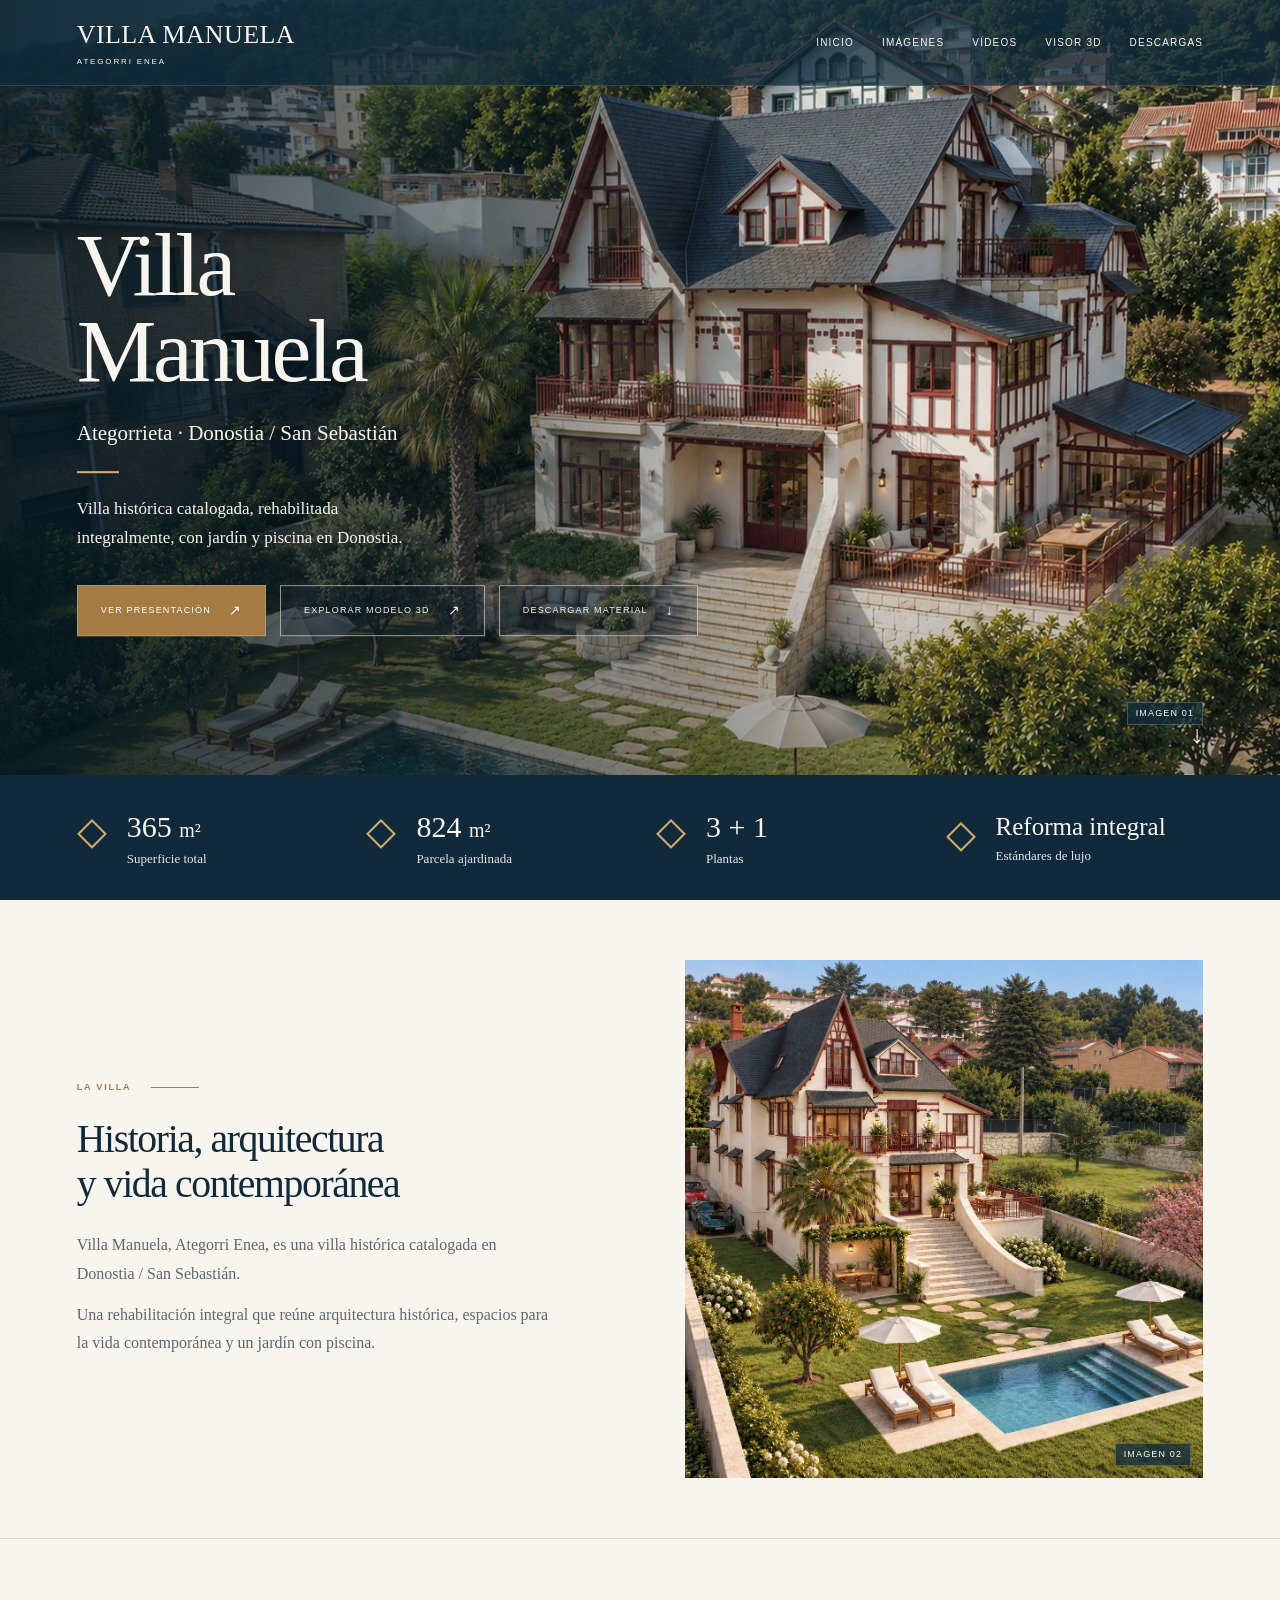
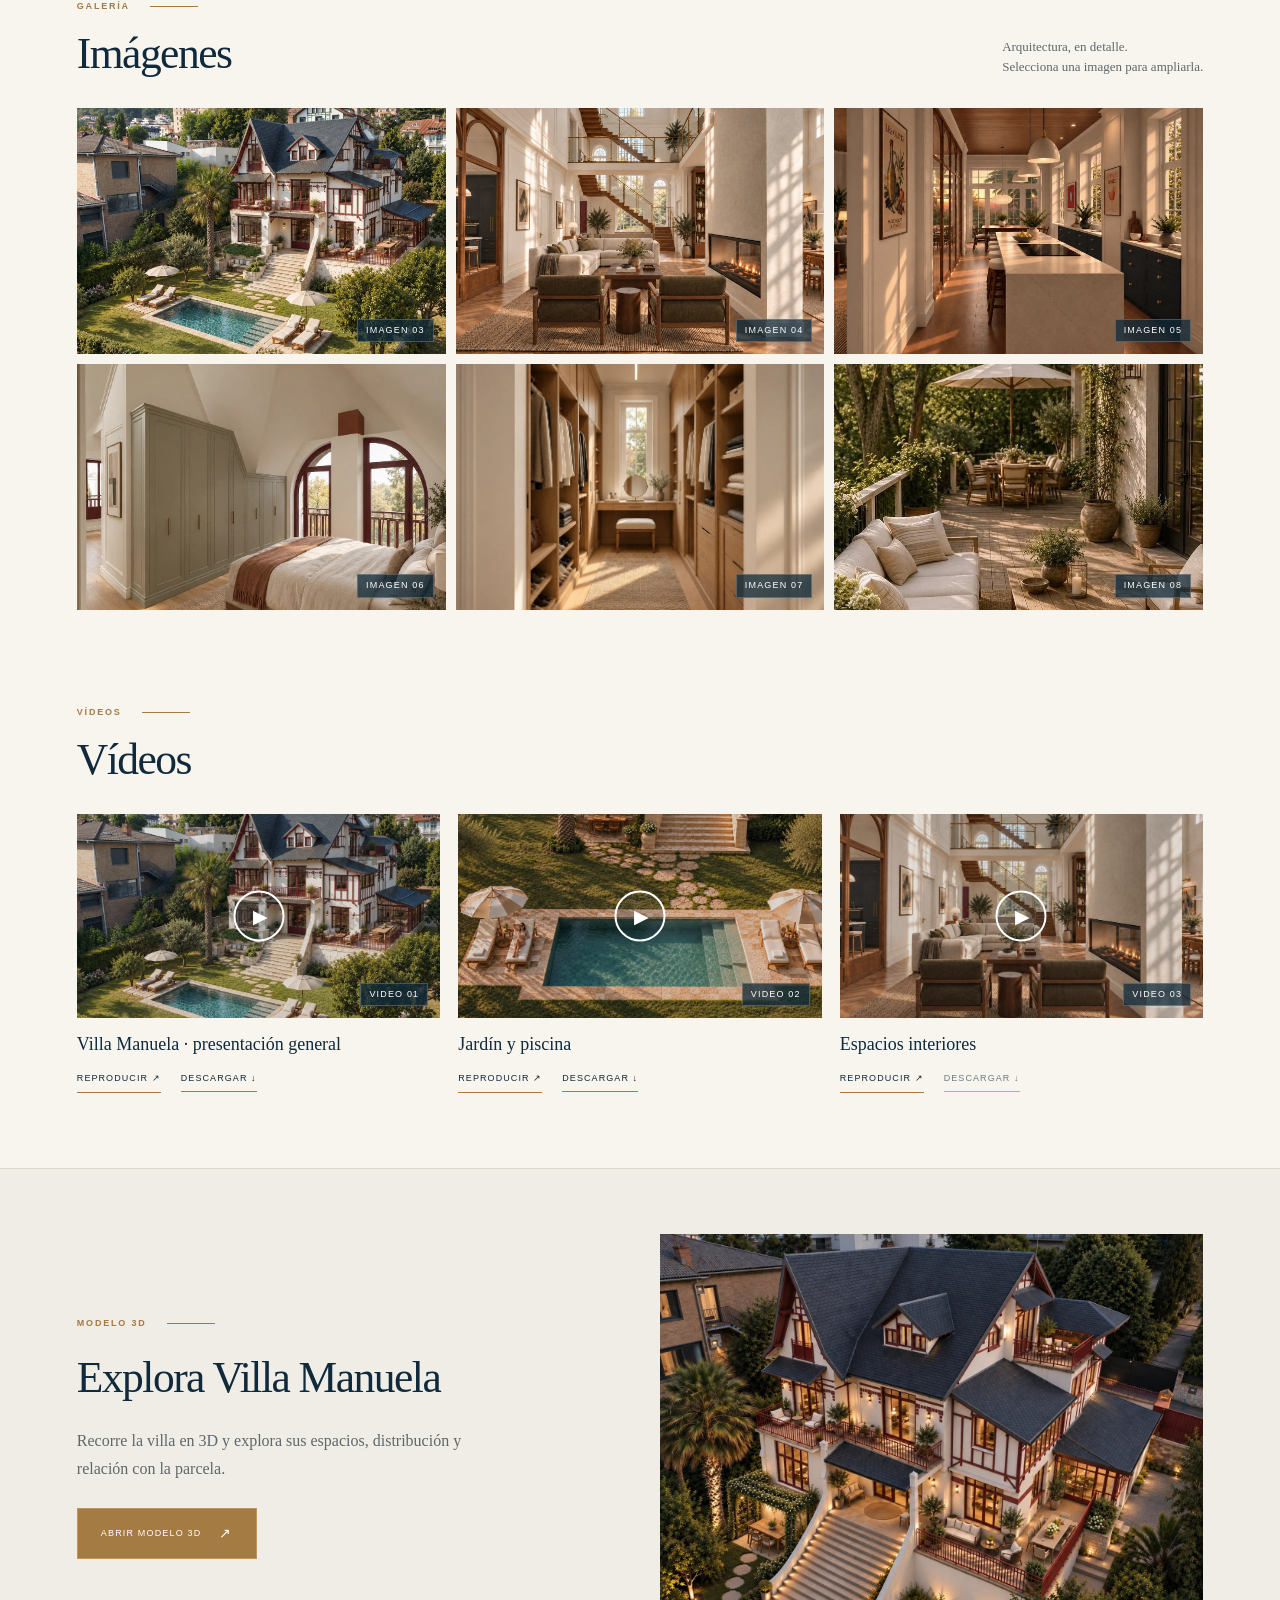
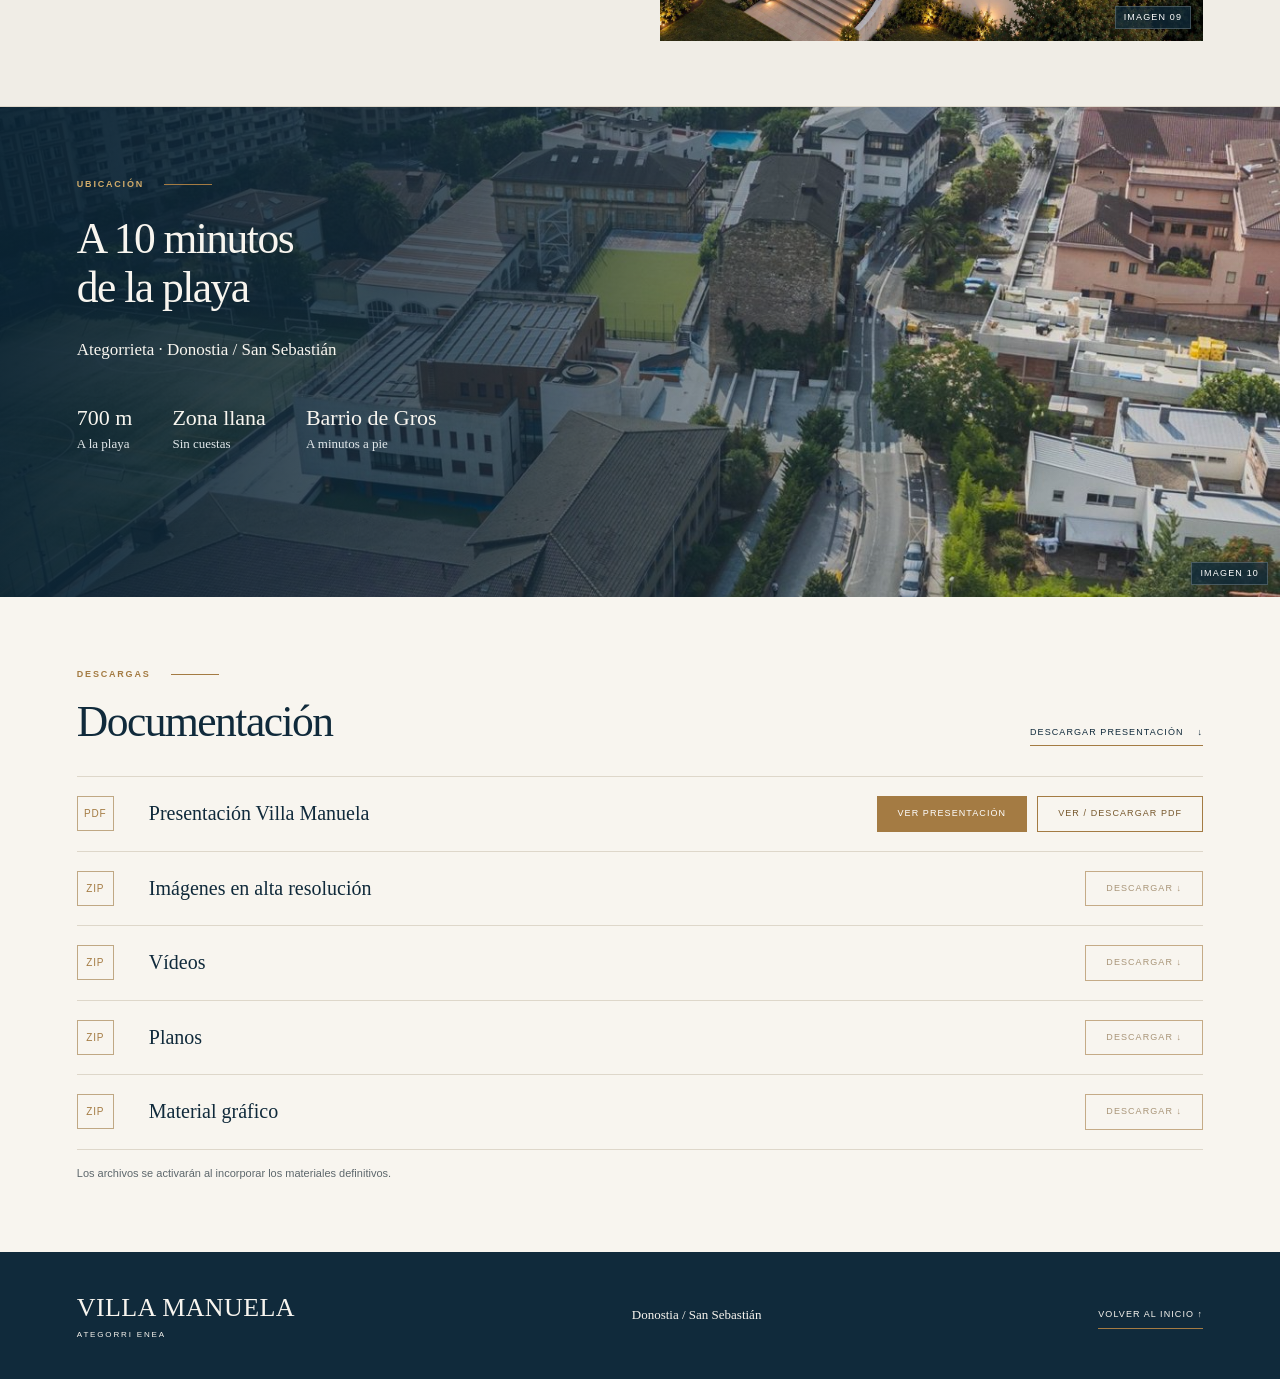
<file: index.html>
<!doctype html>
<html lang="es">
<head>
<meta charset="utf-8"><meta name="viewport" content="width=device-width,initial-scale=1">
<meta name="theme-color" content="#122b3b"><meta name="description" content="Villa Manuela. Villa histórica catalogada, rehabilitada integralmente, con jardín y piscina en Donostia / San Sebastián.">
<title>Villa Manuela · Ategorri Enea</title>
<link rel="icon" href="assets/icons/favicon.svg" type="image/svg+xml">
<link rel="stylesheet" href="css/styles.css"><script src="js/main.js" defer></script>
</head>
<body>
<a class="skip" href="#contenido">Saltar al contenido</a>
<header class="header"><a class="brand" href="./">VILLA MANUELA<span>ATEGORRI ENEA</span></a><button class="menu-toggle" aria-expanded="false" aria-controls="navigation">MENÚ <span aria-hidden="true">＋</span></button><nav id="navigation" aria-label="Principal"><a href="./">INICIO</a><a href="#imagenes">IMÁGENES</a><a href="#videos">VÍDEOS</a><a data-viewer href="visor/">VISOR 3D</a><a href="#descargas">DESCARGAS</a></nav></header>
<main id="contenido">
<section id="inicio" class="hero" aria-labelledby="hero-title"><div class="hero-image" data-media="hero"></div><div class="hero-content"><h1 id="hero-title">Villa<br>Manuela</h1><p class="hero-location">Ategorrieta · Donostia / San Sebastián</p><p class="hero-description">Villa histórica catalogada, rehabilitada integralmente,<br class="desktop-break"> con jardín y piscina en Donostia.</p><div class="actions"><a class="button button-light" data-presentation="view" aria-disabled="true">VER PRESENTACIÓN <span aria-hidden="true">↗</span></a><a class="button button-outline" data-viewer href="visor/">EXPLORAR MODELO 3D <span aria-hidden="true">↗</span></a><a class="button button-outline" href="#descargas">DESCARGAR MATERIAL <span aria-hidden="true">↓</span></a></div></div><a class="hero-scroll" href="#introduccion" aria-label="Ir a la introducción">↓</a></section>
<div class="facts" aria-label="Datos de la villa"><div><strong>365 <small>m²</small></strong><span>Superficie total</span></div><div><strong>824 <small>m²</small></strong><span>Parcela ajardinada</span></div><div><strong>3 + 1</strong><span>Plantas</span></div><div><strong class="fact-text">Reforma integral</strong><span>Estándares de lujo</span></div></div>
<section id="introduccion" class="section intro"><div class="intro-copy"><p class="eyebrow">LA VILLA</p><h2>Historia, arquitectura<br>y vida contemporánea</h2><div class="intro-text"><p>Villa Manuela, Ategorri Enea, es una villa histórica catalogada en Donostia / San Sebastián.</p><p>Una rehabilitación integral que reúne arquitectura histórica, espacios para la vida contemporánea y un jardín con piscina.</p></div></div><figure class="intro-image" data-media="intro"></figure></section>
<section id="imagenes" class="section"><div class="section-heading"><div><p class="eyebrow">GALERÍA</p><h2>Imágenes</h2></div><p class="section-note">Arquitectura, en detalle.<br>Selecciona una imagen para ampliarla.</p></div><div id="gallery" class="gallery"></div></section>
<section id="videos" class="section videos-section"><div class="section-heading"><div><p class="eyebrow">VÍDEOS</p><h2>Vídeos</h2></div></div><div id="video-grid" class="video-grid"></div></section>
<section id="visor" class="viewer"><div class="viewer-image" data-media="viewer"></div><div class="viewer-copy"><p class="eyebrow">MODELO 3D</p><h2>Explora Villa Manuela</h2><p>Recorre la villa en 3D y explora sus espacios, distribución y relación con la parcela.</p><a id="viewer-link" data-viewer class="button button-light" aria-disabled="true">ABRIR MODELO 3D <span aria-hidden="true">↗</span></a><span class="availability" id="viewer-status">Enlace pendiente de configurar</span></div></section>
<section class="section location"><div class="location-image" data-media="location"></div><div class="location-copy"><p class="eyebrow">UBICACIÓN</p><h2>A 10 minutos<br>de la playa</h2><p>Ategorrieta · Donostia / San Sebastián</p><div class="location-facts"><div><strong>700 m</strong><span>A la playa</span></div><div><strong>Zona llana</strong><span>Sin cuestas</span></div><div><strong>Barrio de Gros</strong><span>A minutos a pie</span></div></div></div></section>
<section id="descargas" class="section documentation"><div class="section-heading"><div><p class="eyebrow">DESCARGAS</p><h2>Documentación</h2></div><a class="text-link" data-presentation="download" aria-disabled="true">DESCARGAR PRESENTACIÓN <span aria-hidden="true">↓</span></a></div><div id="download-list" class="download-list"></div><p class="availability">Los archivos se activarán al incorporar los materiales definitivos.</p></section>
</main>
<footer><a class="brand" href="./">VILLA MANUELA<span>ATEGORRI ENEA</span></a><p>Donostia / San Sebastián</p><a class="text-link" href="#inicio">VOLVER AL INICIO ↑</a></footer>
<p id="load-status" role="status" class="load-status"></p><noscript><p class="load-status">Activa JavaScript para ver las imágenes, vídeos y documentación.</p></noscript>
<dialog id="lightbox" class="lightbox" aria-label="Galería de imágenes"><div class="dialog-top"><span id="lightbox-count"></span><button class="close-dialog" aria-label="Cerrar galería">CERRAR ×</button></div><div class="lightbox-stage"><button id="previous" class="arrow" aria-label="Imagen anterior">←</button><figure><img id="lightbox-image" alt=""><figcaption id="lightbox-title"></figcaption></figure><button id="next" class="arrow" aria-label="Imagen siguiente">→</button></div><a id="lightbox-download" class="text-link light" download hidden>DESCARGAR IMAGEN ↓</a></dialog>
<dialog id="video-dialog" class="video-dialog" aria-labelledby="video-dialog-title"><div class="dialog-top"><h3 id="video-dialog-title"></h3><button class="close-dialog" aria-label="Cerrar vídeo">CERRAR ×</button></div><div id="video-player"></div></dialog>
</body></html>
</file>
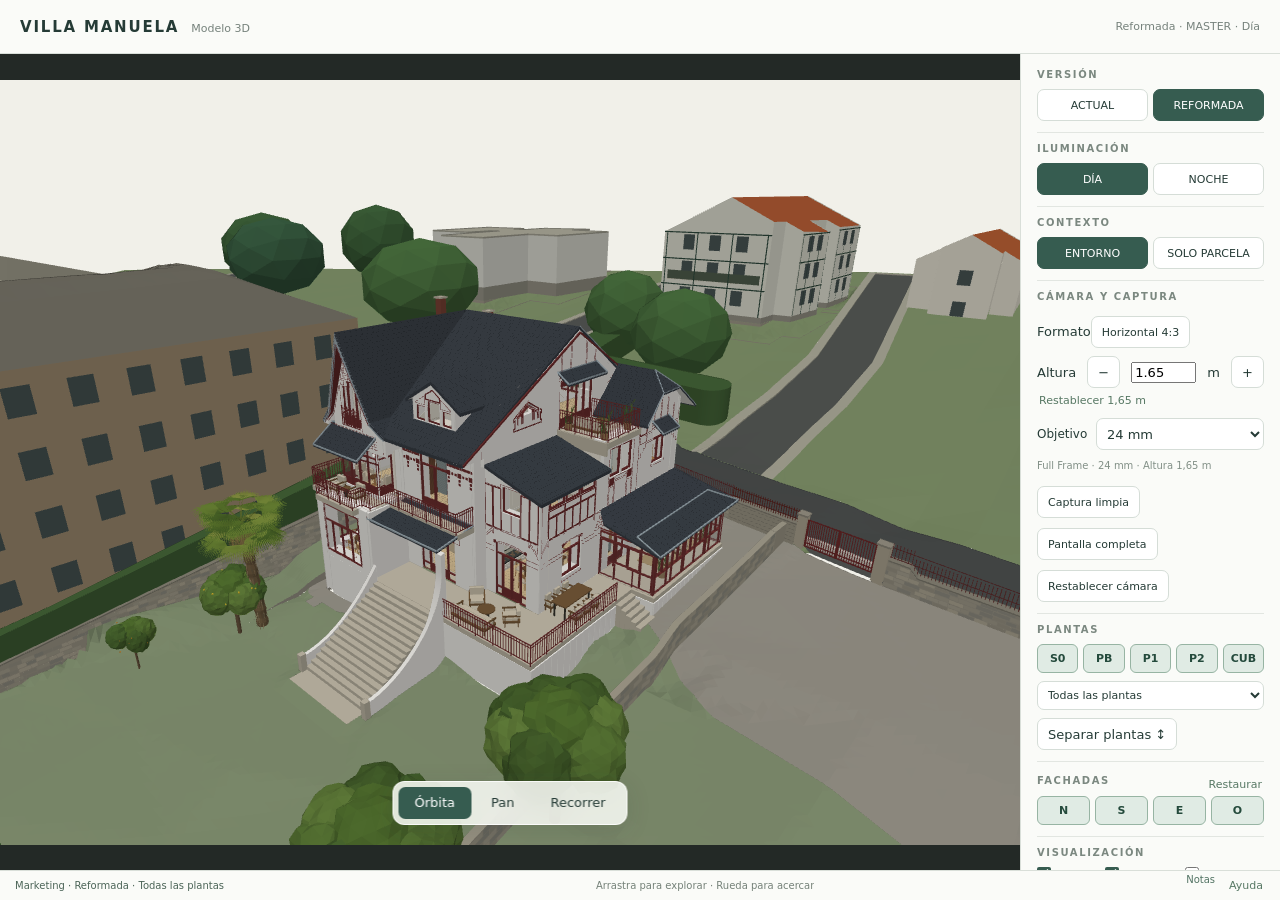
<file: latest/index.html>
<!doctype html>
<html lang="es"><head><meta charset="utf-8"><meta name="viewport" content="width=device-width,initial-scale=1"><title>VILLA MANUELA — Visor definitivo</title>
<link rel="stylesheet" href="./assets/viewer.css"></head><body>
<header><div class="brand"><h1>VILLA MANUELA</h1><span class="sub">Modelo 3D</span></div><span class="version" id="modelStatus">Visor definitivo</span><button id="panelToggle" aria-label="Mostrar u ocultar controles">☷</button></header><main><div id="imageArea"><div class="stage" id="viewportStage" data-clean="false"><canvas id="view" aria-label="Modelo 3D interactivo de Villa Manuela"></canvas><div id="walkOverlay" hidden><span><strong>Recorrido interior</strong><br>WASD / flechas · Arrastra para mirar<br>E / clic: puertas · Esc: salir</span><br><button id="walkOverlayExit">Salir del recorrido</button></div><div id="doorReticle" hidden aria-hidden="true">+</div><div id="doorPrompt" hidden role="status" aria-live="polite"></div><div id="error" role="alert"></div><p id="walkMessage" aria-live="polite"></p><div class="navigation" aria-label="Navegación"><button id="orbitMode" aria-pressed="true">Órbita</button><button id="panMode" aria-pressed="false">Pan</button><button id="walkStart" aria-pressed="false">Recorrer</button><button id="walkExit" hidden>Salir del recorrido</button></div><div id="helpPanel" hidden><strong>Explorar la casa</strong><br>Órbita: arrastrar para girar. Pan: arrastrar para desplazar. Rueda: acercar y alejar.<br>Pulsa Recorrer para caminar por la casa. WASD o flechas; arrastra para mirar. E o clic abre las puertas.<br>Esc sale del recorrido. Las fachadas ocultas conservan su colisión.</div></div></div><aside id="controls" data-closed="true"><section><h2>VERSIÓN</h2><div class="selector" role="group" aria-label="VERSIÓN"><button id="versionA">ACTUAL</button><button id="versionB">REFORMADA</button></div></section><section><h2>ILUMINACIÓN</h2><div class="selector" role="group" aria-label="ILUMINACIÓN"><button id="lightingA">DÍA</button><button id="lightingB">NOCHE</button></div></section><section><h2>CONTEXTO</h2><div class="selector" role="group" aria-label="CONTEXTO"><button id="scopeA">ENTORNO</button><button id="scopeB">SOLO PARCELA</button></div></section><section><h2>CÁMARA Y CAPTURA</h2><label>Formato</label><button id="imageOrientation">Horizontal 4:3</button><div id="interiorCameraControls" style="margin:8px 0"><div class="row"><label for="eyeHeight">Altura</label><button id="heightMinus" aria-label="Bajar cámara un centímetro">−</button><input id="eyeHeight" aria-label="Altura de cámara en metros" type="number" min="0.80" max="2.40" step="0.01" value="1.65" style="width:65px"><span>m</span><button id="heightPlus" aria-label="Subir cámara un centímetro">+</button></div><button id="heightReset" class="text-button">Restablecer 1,65 m</button><div class="field"><label for="focalMM">Objetivo</label><select id="focalMM" aria-label="Focal Full Frame"><option value="14">14 mm</option><option value="18">18 mm</option><option value="21">21 mm</option><option value="24" selected>24 mm</option><option value="28">28 mm</option><option value="35">35 mm</option><option value="50">50 mm</option></select></div><p id="lensStatus" class="hint">Full Frame · 24 mm · Altura 1,65 m</p></div><div class="capture-controls"><button id="cleanCapture">Captura limpia</button><button id="fullscreen">Pantalla completa</button><button id="reset">Restablecer cámara</button></div></section><section><h2>PLANTAS</h2><div class="chips" id="floors"><label title="Semisótano"><input aria-label="Semisótano" type="checkbox" data-level="3" checked><span>S0</span></label><label title="Planta baja"><input aria-label="Planta baja" type="checkbox" data-level="0" checked><span>PB</span></label><label title="Planta primera"><input aria-label="Planta primera" type="checkbox" data-level="1" checked><span>P1</span></label><label title="Planta segunda"><input aria-label="Planta segunda" type="checkbox" data-level="2" checked><span>P2</span></label><label title="Cubierta"><input aria-label="Cubierta" type="checkbox" data-level="4" checked><span>CUB</span></label></div><div class="isolate"><select id="mode" aria-label="Aislar planta"><option value="all">Todas las plantas</option><option value="3">Solo semisótano</option><option value="0">Solo planta baja</option><option value="1">Solo planta primera</option><option value="2">Solo planta segunda</option><option value="roof">Solo cubierta</option><option value="stairs">Solo escalera reformada</option></select></div><div class="separation-controls"><button id="separateToggle" aria-expanded="false" aria-controls="separatePanel">Separar plantas ↕</button><div id="separatePanel" class="separation-slider" hidden><input id="explode" aria-label="Separación vertical en metros" type="range" min="0" max="6" step="0.1" value="0"><div id="separation" aria-live="polite"></div><button id="separateClose" class="text-button">Recoger</button></div></div></section><section><div class="row"><h2>FACHADAS</h2><button id="restoreFacades" class="text-button">Restaurar</button></div><div class="chips"><label title="Fachada norte"><input id="facadeN" type="checkbox" checked aria-label="Mostrar fachada norte"><span>N</span></label><label title="Fachada sur"><input id="facadeS" type="checkbox" checked aria-label="Mostrar fachada sur"><span>S</span></label><label title="Fachada este"><input id="facadeE" type="checkbox" checked aria-label="Mostrar fachada este"><span>E</span></label><label title="Fachada oeste"><input id="facadeO" type="checkbox" checked aria-label="Mostrar fachada oeste"><span>O</span></label></div></section><section><h2>VISUALIZACIÓN</h2><div class="compact"><label><input id="context" type="checkbox" checked>Terreno</label><label><input id="furn" type="checkbox" checked>Mobiliario</label><label><input id="edges" type="checkbox">Contornos</label></div></section></aside></main><footer><strong id="status"></strong><span id="detail"></span><div class="links"><a href="VILLA_MANUELA_VISOR_DEFINITIVO-v112_REGISTRO.md">Notas</a><button id="helpToggle" class="text-button">Ayuda</button></div></footer>
<script id="envelope-display" type="application/json">{}</script>
<script id="geometry" type="application/json"></script>
<script src="./assets/load-viewer.js" defer></script><script id="parcel-boundary" type="application/json">{"version":"V70","units":"metres","axes":{"x":"north","y":"west","z":"up"},"geometry":{"type":"Polygon","coordinates":[[[-0.3538611650795138,-26.68461238235193],[-6.125508734688623,-26.85278731048023],[-10.801886938824337,-26.815942195354516],[-16.46529664150802,-26.85219330661466],[-19.19633190405994,-26.843228945954507],[-23.916159419350038,-26.918114159481398],[-26.528237706738054,-26.745949864206693],[-26.888039628943943,-26.729205058381957],[-26.59002661396557,-19.923308254723626],[-26.085564170352775,-11.806216403566424],[-25.204596731927943,4.193368819387999],[-24.666697995775657,11.498592943111618],[-24.64147040199068,11.848039278371424],[-17.327146832769934,11.535628162894412],[-9.10399824244159,11.026329557432788],[-3.4479141581294837,10.70184234699412],[-0.8919874741680349,10.558089778463106],[8.151302274645953,10.10803935071407],[12.746917939107018,9.986002834693611],[12.766450990449322,9.436153721346862],[12.718418653690609,9.431416531358312],[11.444203633450591,2.3934430710115153],[9.72262183887695,-9.87176071202218],[8.974600474775777,-14.429876617429983],[7.48557878300447,-26.556491402097187],[-0.3538611650795138,-26.68461238235193]]]}}</script>
</body></html>
</file>
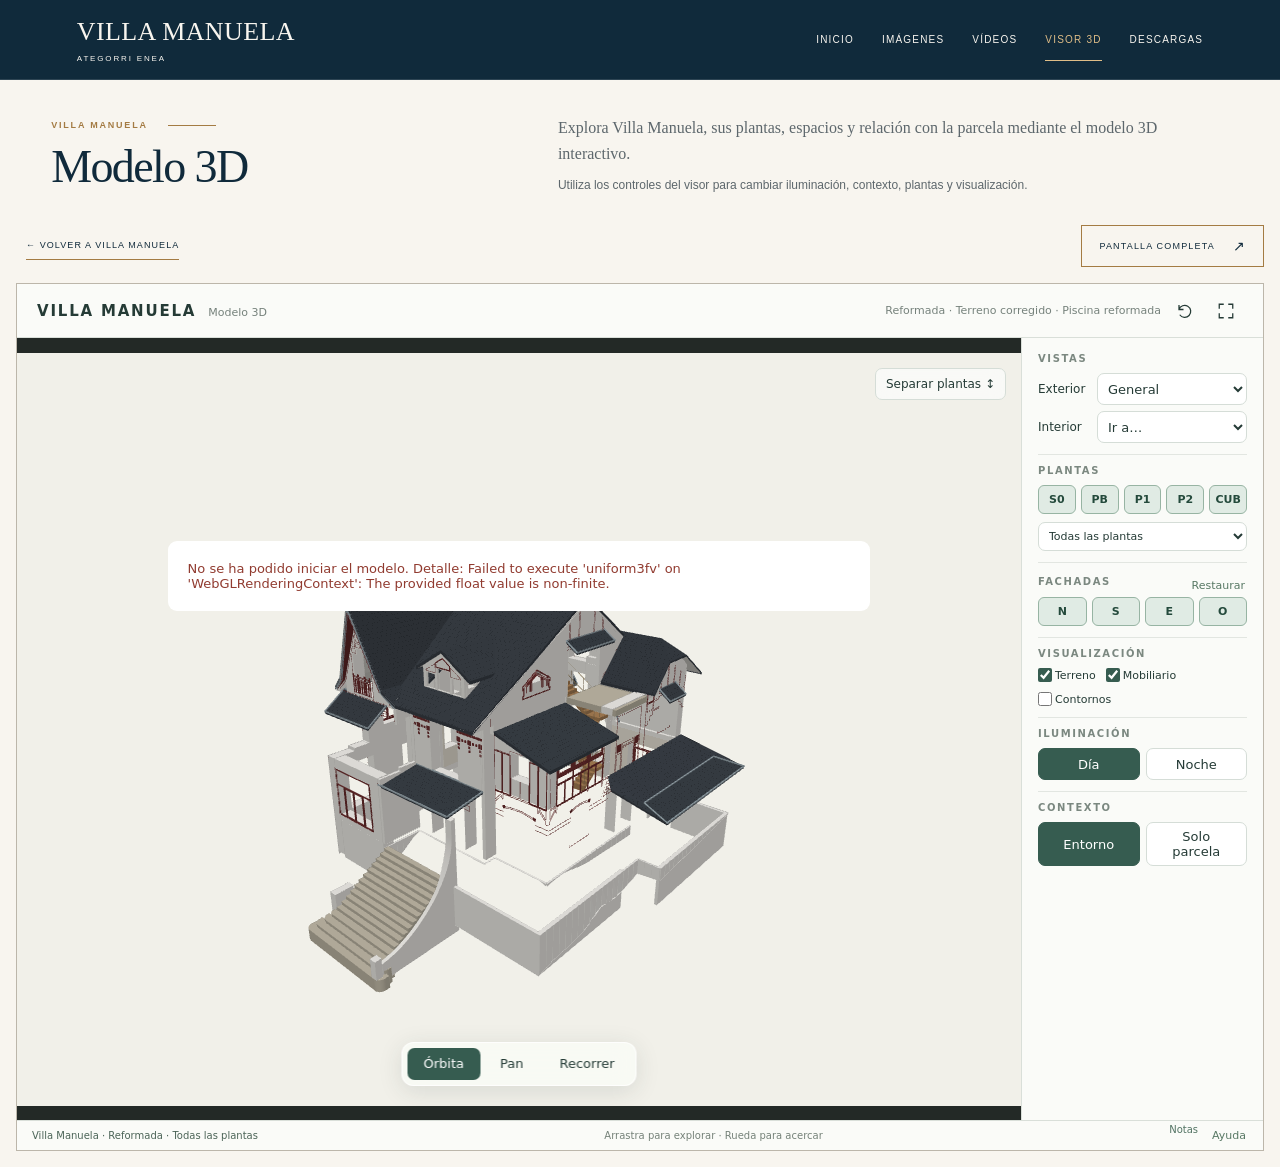
<file: visor/index.html>
<!doctype html>
<html lang="es"><head><meta charset="utf-8"><meta name="viewport" content="width=device-width,initial-scale=1"><meta name="theme-color" content="#102a3b"><title>Modelo 3D · Villa Manuela</title><meta name="description" content="Explora Villa Manuela mediante su modelo 3D interactivo."><link rel="icon" href="../assets/icons/favicon.svg" type="image/svg+xml"><link rel="stylesheet" href="../css/styles.css"><link rel="stylesheet" href="../css/visor-page.css"><script src="../js/visor-page.js" defer></script></head>
<body class="viewer-page"><a class="skip" href="#modelo">Saltar al visor</a>
<header class="header"><a class="brand" href="../">VILLA MANUELA<span>ATEGORRI ENEA</span></a><button class="menu-toggle" aria-expanded="false" aria-controls="navigation">MENÚ <span aria-hidden="true">＋</span></button><nav id="navigation" aria-label="Principal"><a href="../">INICIO</a><a href="../#imagenes">IMÁGENES</a><a href="../#videos">VÍDEOS</a><a href="./" aria-current="page">VISOR 3D</a><a href="../#descargas">DESCARGAS</a></nav></header>
<main><section class="viewer-intro" aria-labelledby="page-title"><div><p class="eyebrow">VILLA MANUELA</p><h1 id="page-title">Modelo 3D</h1></div><div class="viewer-intro-copy"><p>Explora Villa Manuela, sus plantas, espacios y relación con la parcela mediante el modelo 3D interactivo.</p><p class="viewer-hint">Utiliza los controles del visor para cambiar iluminación, contexto, plantas y visualización.</p></div></section>
<section id="modelo" class="model-section" aria-label="Visor interactivo"><div class="viewer-toolbar"><a class="text-link" href="../">← VOLVER A VILLA MANUELA</a><button id="page-fullscreen" class="button" aria-controls="viewer-shell">PANTALLA COMPLETA <span aria-hidden="true">↗</span></button></div><div id="viewer-shell" class="viewer-shell"><iframe id="model-frame" src="motor/index.html" title="Visor 3D existente de Villa Manuela" allow="fullscreen" allowfullscreen></iframe><button id="exit-fullscreen" class="exit-fullscreen" hidden>SALIR DE PANTALLA COMPLETA ×</button></div><p id="fullscreen-status" class="fullscreen-status" role="status"></p></section></main>
</body></html>
</file>
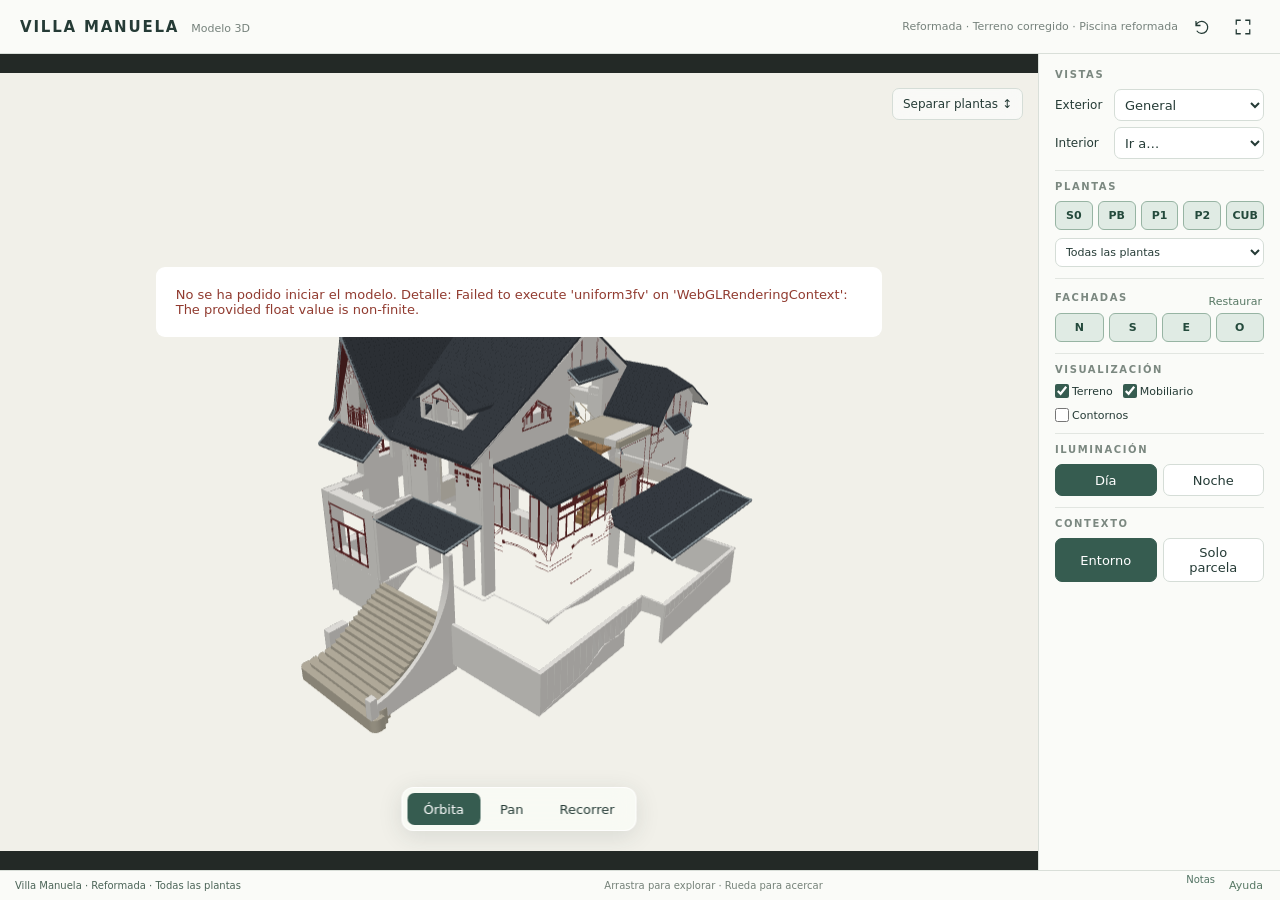
<file: visor/motor/index.html>
<!doctype html>
<html lang="es"><head><meta charset="utf-8"><meta name="viewport" content="width=device-width,initial-scale=1"><title>VILLA_MANUELA_VISOR_CLIENTES-v01</title><link rel="icon" href="data:,">
<link rel="stylesheet" href="./assets/viewer.css"></head><body>
<header><div class="brand"><h1>VILLA MANUELA</h1><span class="sub">Modelo 3D</span></div><div class="actions"><span class="version">Reformada · Terreno corregido · Piscina reformada</span><button id="reset" class="icon" title="Reiniciar vista" aria-label="Reiniciar vista"><svg viewBox="0 0 24 24"><path d="M4 10a8 8 0 1 1 1 7M4 4v6h6"/></svg></button><button id="fullscreen" class="icon" title="Pantalla completa" aria-label="Pantalla completa"><svg viewBox="0 0 24 24"><path d="M9 3H3v6m12-6h6v6M3 15v6h6m12-6v6h-6"/></svg></button><button id="panelToggle" class="icon" aria-label="Mostrar u ocultar controles" aria-expanded="false">☷</button></div></header><main><div id="imageArea"><div class="stage" id="viewportStage" data-clean="false"><canvas id="view" aria-label="Modelo 3D interactivo de Villa Manuela"></canvas><div class="temporary"><button id="separateToggle" aria-expanded="false" aria-controls="separatePanel">Separar plantas ↕</button><div id="separatePanel" class="popover" hidden><input id="explode" aria-label="Separación vertical en metros" type="range" min="0" max="6" step="0.1" value="0"><div id="separation" aria-live="polite"></div><button id="separateClose" class="text-button">Recoger</button></div></div><div id="walkOverlay" hidden><span><strong>Recorrido interior</strong><br>WASD / flechas · Arrastra para mirar<br>E / clic: puertas · Esc: salir</span><br><button id="walkOverlayExit">Salir del recorrido</button></div><div id="doorReticle" hidden aria-hidden="true">+</div><div id="doorPrompt" hidden role="status" aria-live="polite"></div><div id="error" role="alert"></div><p id="walkMessage" aria-live="polite"></p><div class="navigation" aria-label="Navegación"><button id="orbitMode" aria-pressed="true">Órbita</button><button id="panMode" aria-pressed="false">Pan</button><button id="walkStart" aria-pressed="false">Recorrer</button><button id="walkExit" hidden>Salir del recorrido</button></div><div id="helpPanel" hidden><strong>Explorar la casa</strong><br>Órbita: arrastrar para girar. Pan: arrastrar para desplazar. Rueda: acercar y alejar.<br>Elige una vista interior y pulsa Recorrer para caminar desde allí. WASD o flechas; arrastra para mirar. E o clic abre las puertas.<br>Esc sale del recorrido. Las fachadas ocultas conservan su colisión.</div></div></div><aside id="controls" data-closed="true"><section><h2>VISTAS</h2><div class="field"><label for="exteriorViews">Exterior</label><select id="exteriorViews"><option value="persp">General</option><option value="garden">Sur · Jardín</option><option value="street">Norte · Calle</option><option value="east">Este</option><option value="west">Oeste</option><option value="top">Cenital</option></select></div><div class="field"><label for="interiorViews">Interior</label><select id="interiorViews"><option value="">Ir a…</option><option value="Hall">Hall</option><option value="Salón">Salón</option><option value="Comedor">Comedor</option><option value="Cocina">Cocina</option><option value="Escalera / doble altura">Escalera / doble altura</option><option value="Planta primera">Planta primera</option><option value="Planta segunda">Planta segunda</option><option value="Semisótano">Semisótano</option><optgroup label="Vistas de conjunto originales"><option value="interiorPB">Planta baja · conjunto</option><option value="interiorP1">Planta primera · conjunto</option><option value="interiorP2">Planta segunda · conjunto</option><option value="interiorSS">Semisótano · conjunto</option></optgroup></select></div></section><section><h2>PLANTAS</h2><div class="chips" id="floors"><label title="Semisótano"><input aria-label="Semisótano" type="checkbox" data-level="3" checked><span>S0</span></label><label title="Planta baja"><input aria-label="Planta baja" type="checkbox" data-level="0" checked><span>PB</span></label><label title="Planta primera"><input aria-label="Planta primera" type="checkbox" data-level="1" checked><span>P1</span></label><label title="Planta segunda"><input aria-label="Planta segunda" type="checkbox" data-level="2" checked><span>P2</span></label><label title="Cubierta"><input aria-label="Cubierta" type="checkbox" data-level="4" checked><span>CUB</span></label></div><div class="isolate"><select id="mode" aria-label="Aislar planta"><option value="all">Todas las plantas</option><option value="3">Solo semisótano</option><option value="0">Solo planta baja</option><option value="1">Solo planta primera</option><option value="2">Solo planta segunda</option><option value="roof">Solo cubierta</option><option value="stairs">Solo escalera reformada</option></select></div></section><section><div class="row"><h2>FACHADAS</h2><button id="restoreFacades" class="text-button">Restaurar</button></div><div class="chips"><label title="Fachada norte"><input id="facadeN" type="checkbox" checked aria-label="Mostrar fachada norte"><span>N</span></label><label title="Fachada sur"><input id="facadeS" type="checkbox" checked aria-label="Mostrar fachada sur"><span>S</span></label><label title="Fachada este"><input id="facadeE" type="checkbox" checked aria-label="Mostrar fachada este"><span>E</span></label><label title="Fachada oeste"><input id="facadeO" type="checkbox" checked aria-label="Mostrar fachada oeste"><span>O</span></label></div></section><section><h2>VISUALIZACIÓN</h2><div class="compact"><label><input id="context" type="checkbox" checked>Terreno</label><label><input id="furn" type="checkbox" checked>Mobiliario</label><label><input id="edges" type="checkbox">Contornos</label></div></section><section><h2>ILUMINACIÓN</h2><div class="selector"><button id="lightingA" aria-pressed="true">Día</button><button id="lightingB" aria-pressed="false">Noche</button></div></section><section><h2>CONTEXTO</h2><div class="selector"><button id="scopeA" aria-pressed="true">Entorno</button><button id="scopeB" aria-pressed="false">Solo parcela</button></div></section></aside></main><footer><strong id="status">Cargando modelo…</strong><span id="detail"></span><div class="links"><a href="VILLA_MANUELA_VISOR_CLIENTES-v01_README.md">Notas</a><button id="helpToggle" class="text-button" aria-expanded="false" aria-controls="helpPanel">Ayuda</button></div></footer><div hidden><button id="persp">persp</button><button id="garden">garden</button><button id="street">street</button><button id="east">east</button><button id="west">west</button><button id="top">top</button><button id="interiorPB">interiorPB</button><button id="interiorP1">interiorP1</button><button id="interiorP2">interiorP2</button><button id="interiorSS">interiorSS</button></div>
<script id="envelope-display" type="application/json">{}</script>
<script id="geometry" type="application/json"></script>
<script src="./assets/load-viewer.js" defer></script><script id="parcel-boundary" type="application/json">{"version":"V70","units":"metres","axes":{"x":"north","y":"west","z":"up"},"geometry":{"type":"Polygon","coordinates":[[[-0.3538611650795138,-26.68461238235193],[-6.125508734688623,-26.85278731048023],[-10.801886938824337,-26.815942195354516],[-16.46529664150802,-26.85219330661466],[-19.19633190405994,-26.843228945954507],[-23.916159419350038,-26.918114159481398],[-26.528237706738054,-26.745949864206693],[-26.888039628943943,-26.729205058381957],[-26.59002661396557,-19.923308254723626],[-26.085564170352775,-11.806216403566424],[-25.204596731927943,4.193368819387999],[-24.666697995775657,11.498592943111618],[-24.64147040199068,11.848039278371424],[-17.327146832769934,11.535628162894412],[-9.10399824244159,11.026329557432788],[-3.4479141581294837,10.70184234699412],[-0.8919874741680349,10.558089778463106],[8.151302274645953,10.10803935071407],[12.746917939107018,9.986002834693611],[12.766450990449322,9.436153721346862],[12.718418653690609,9.431416531358312],[11.444203633450591,2.3934430710115153],[9.72262183887695,-9.87176071202218],[8.974600474775777,-14.429876617429983],[7.48557878300447,-26.556491402097187],[-0.3538611650795138,-26.68461238235193]]]}}</script>
</body></html>
</file>
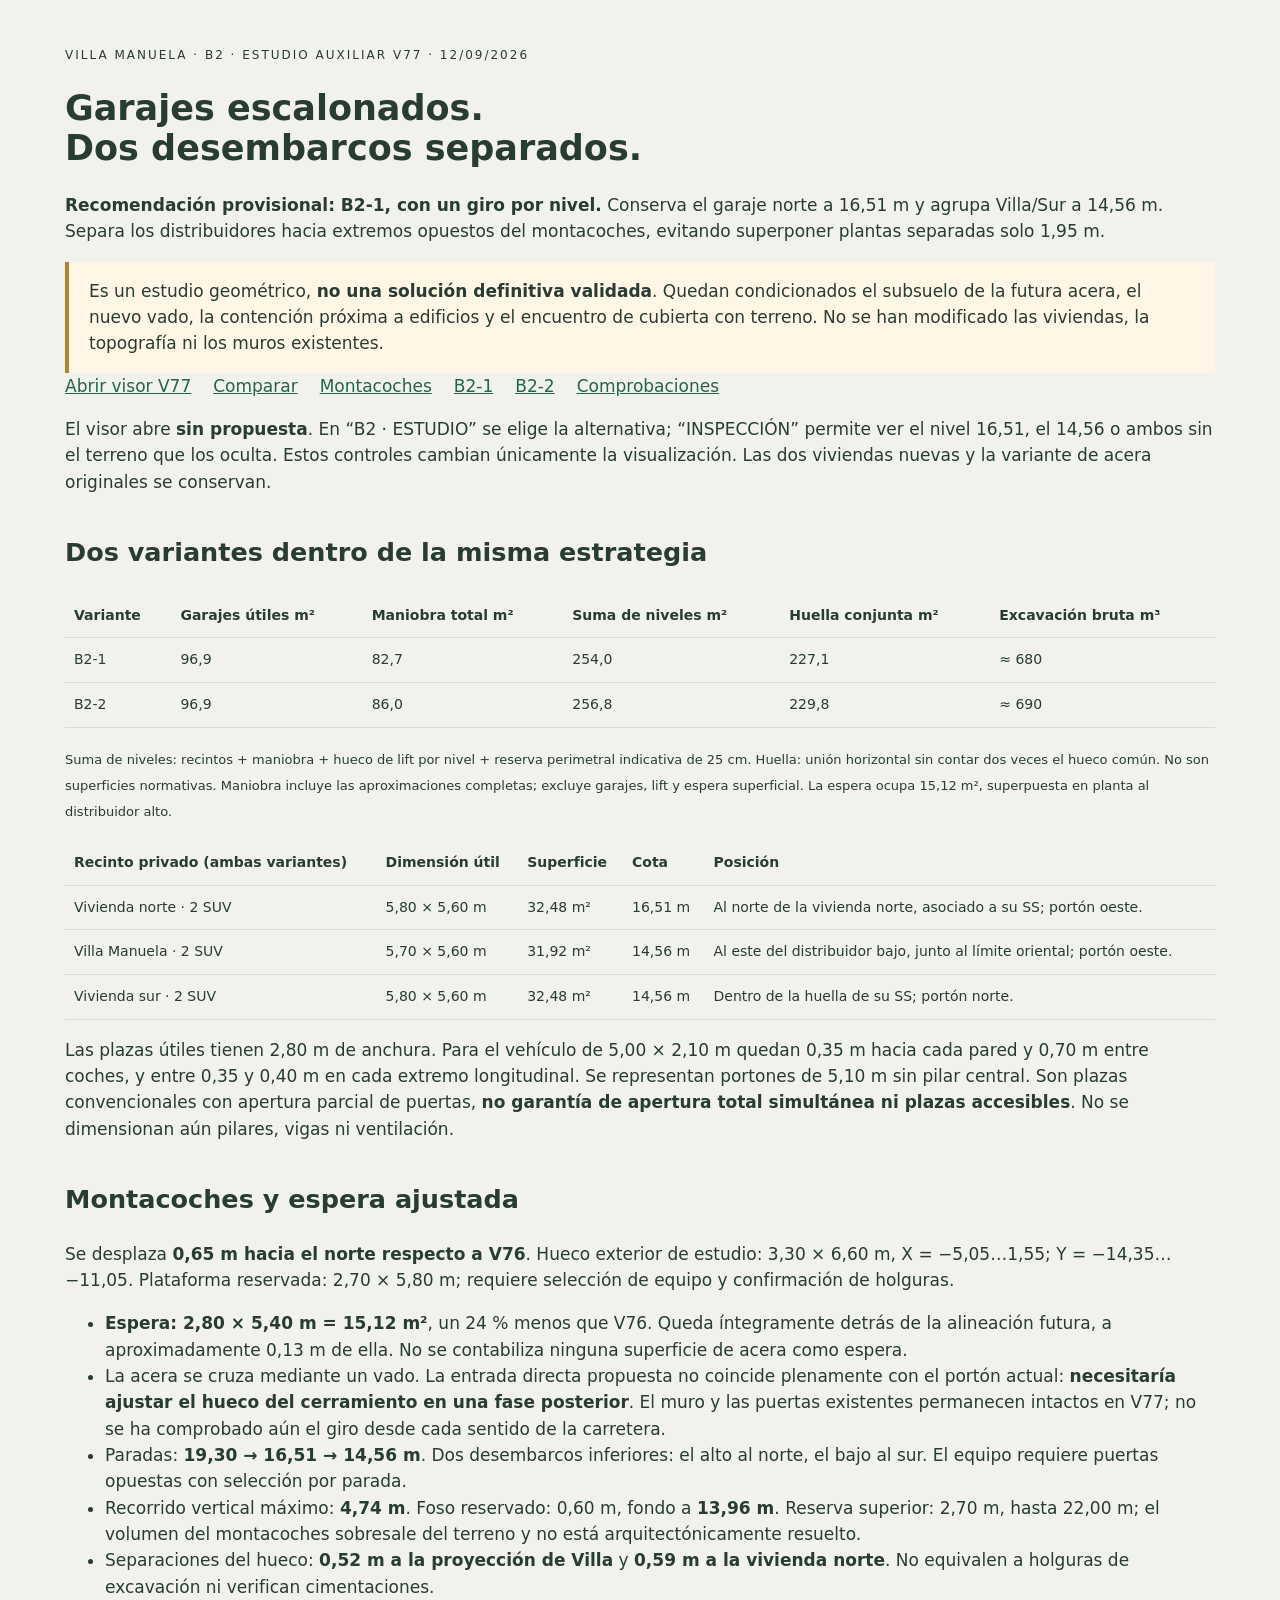
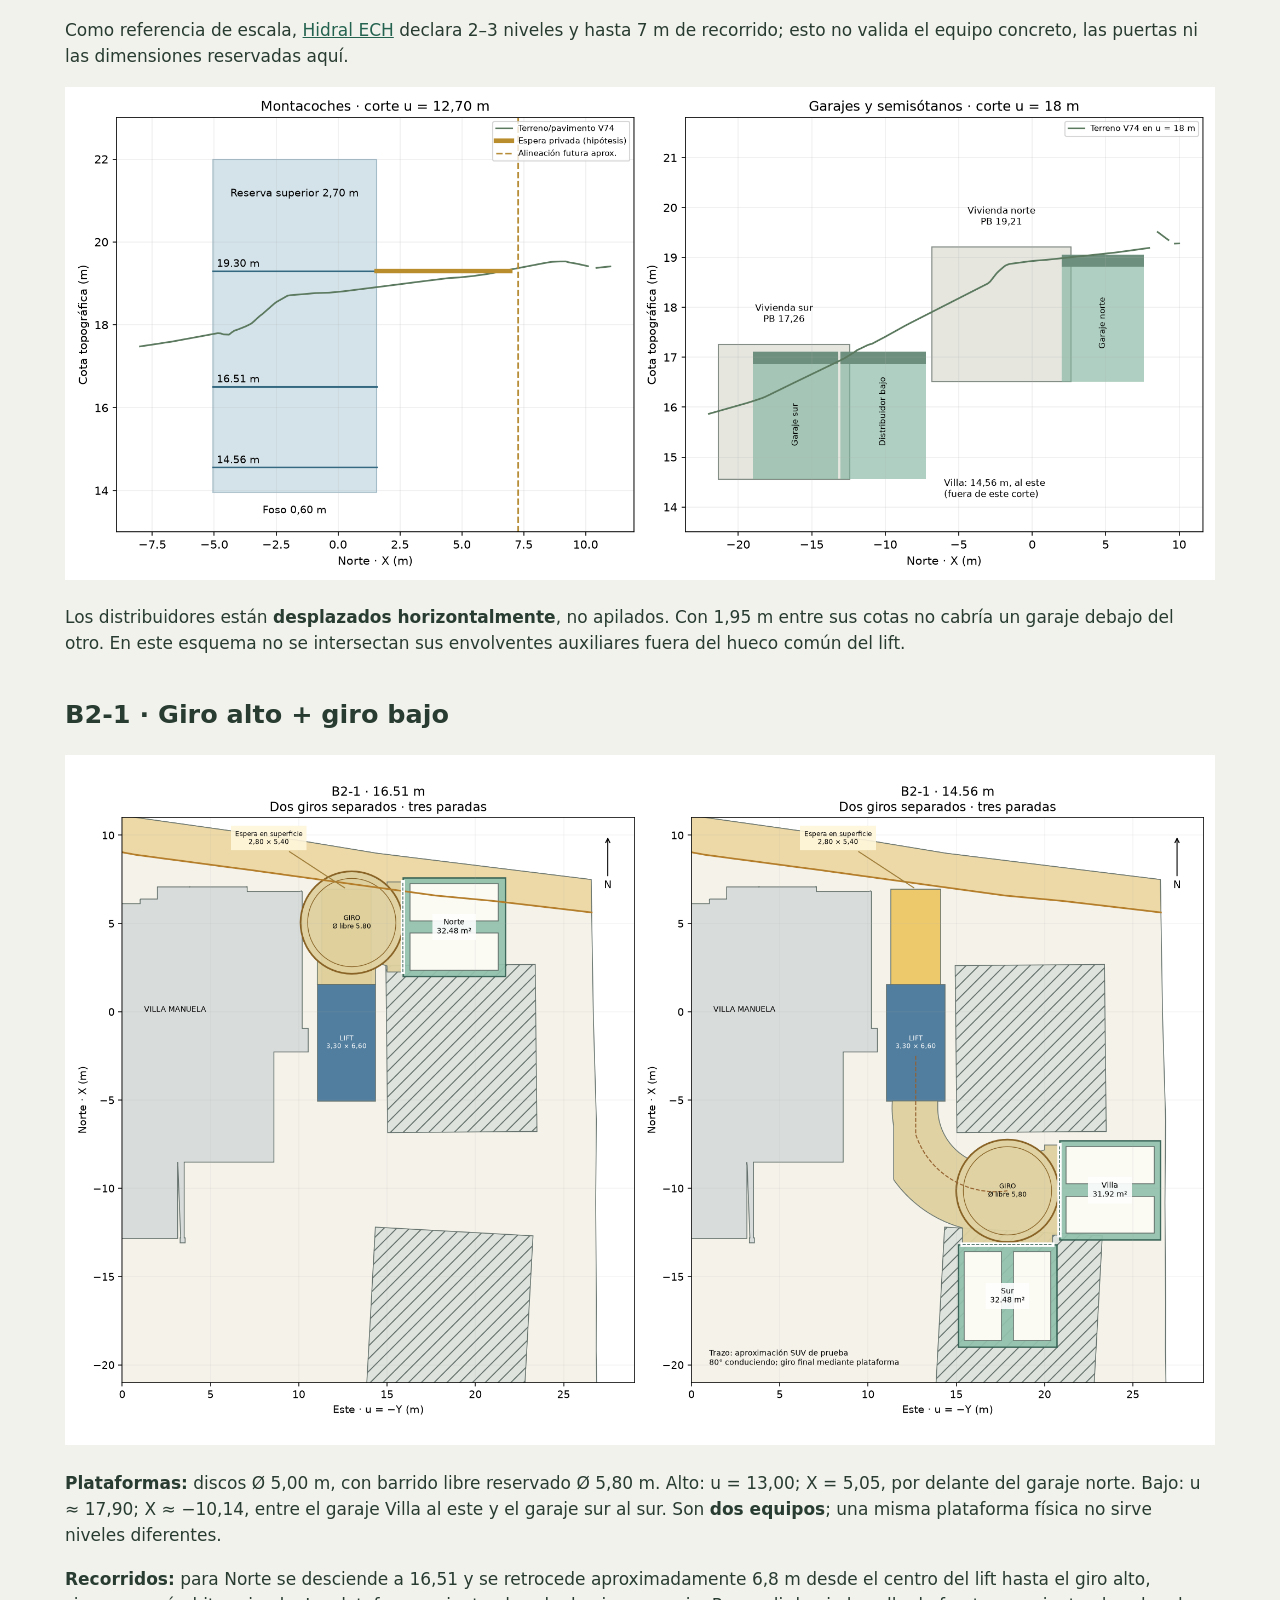
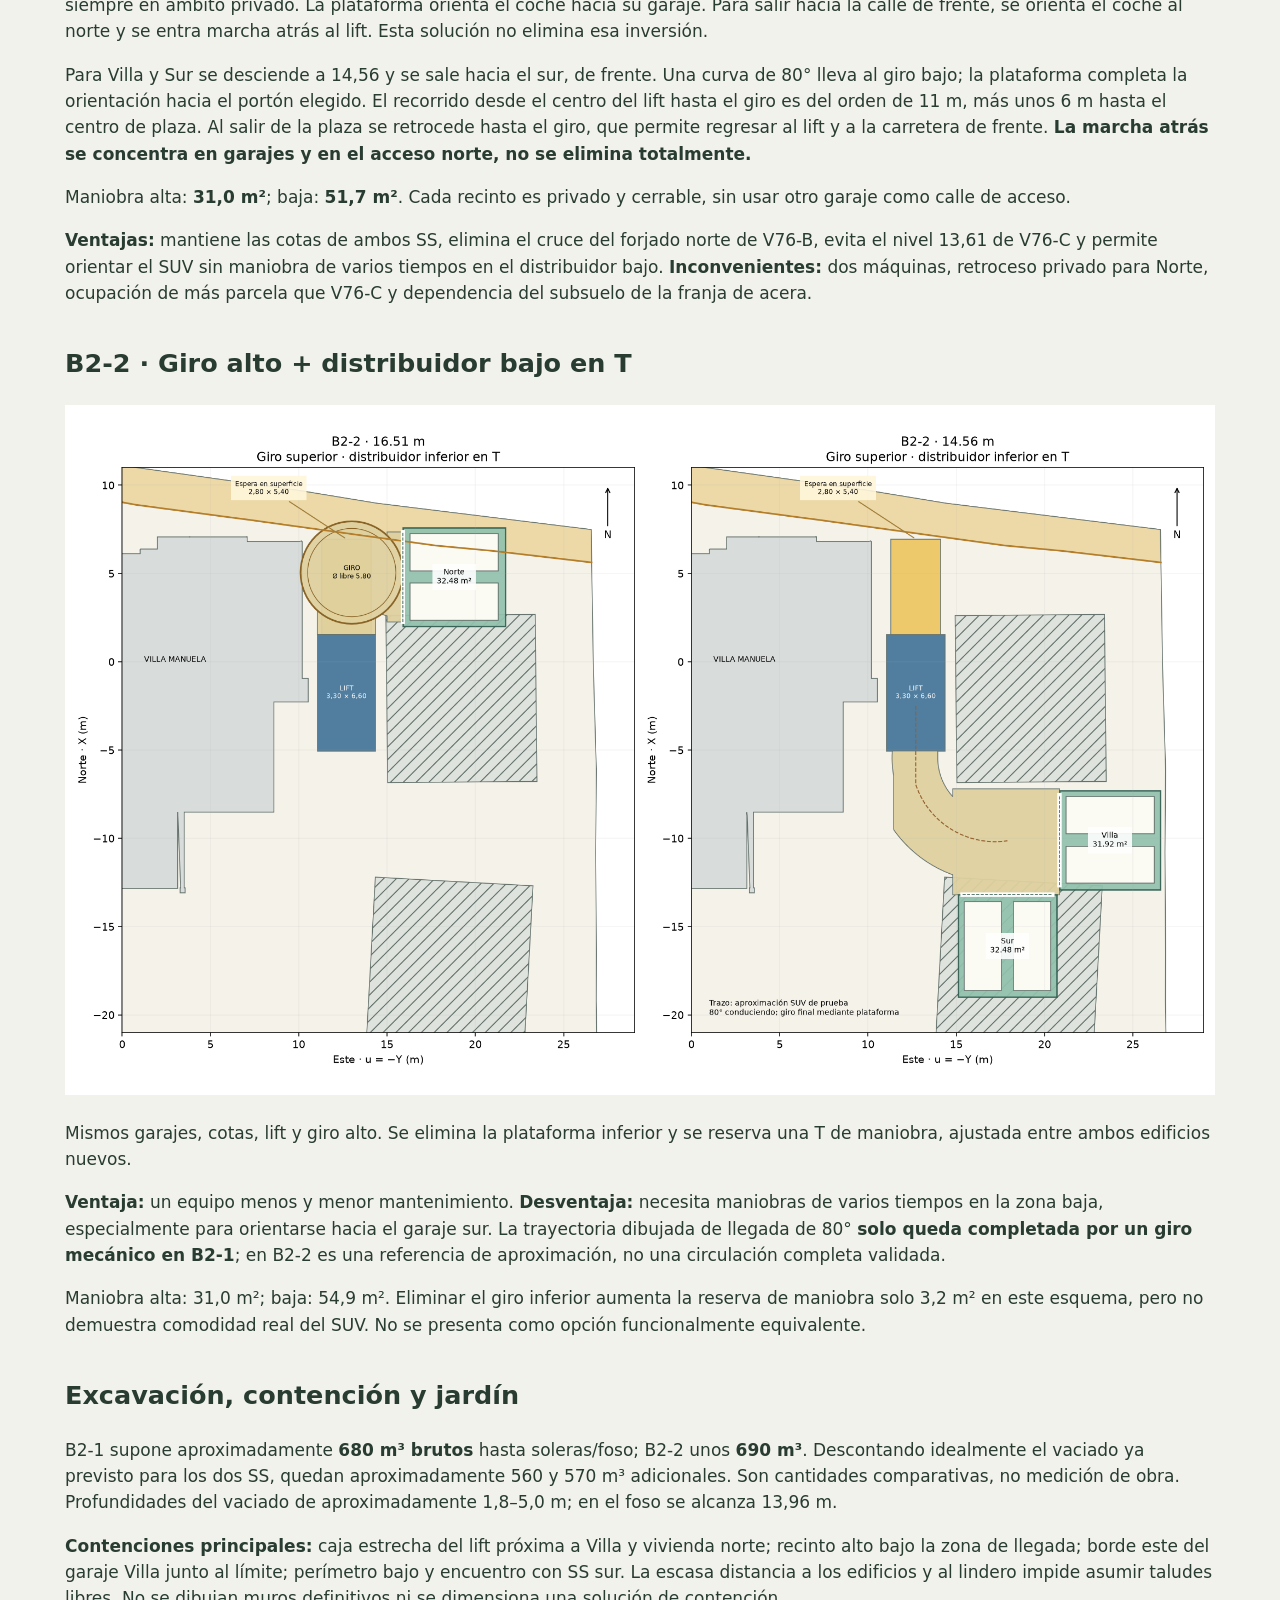
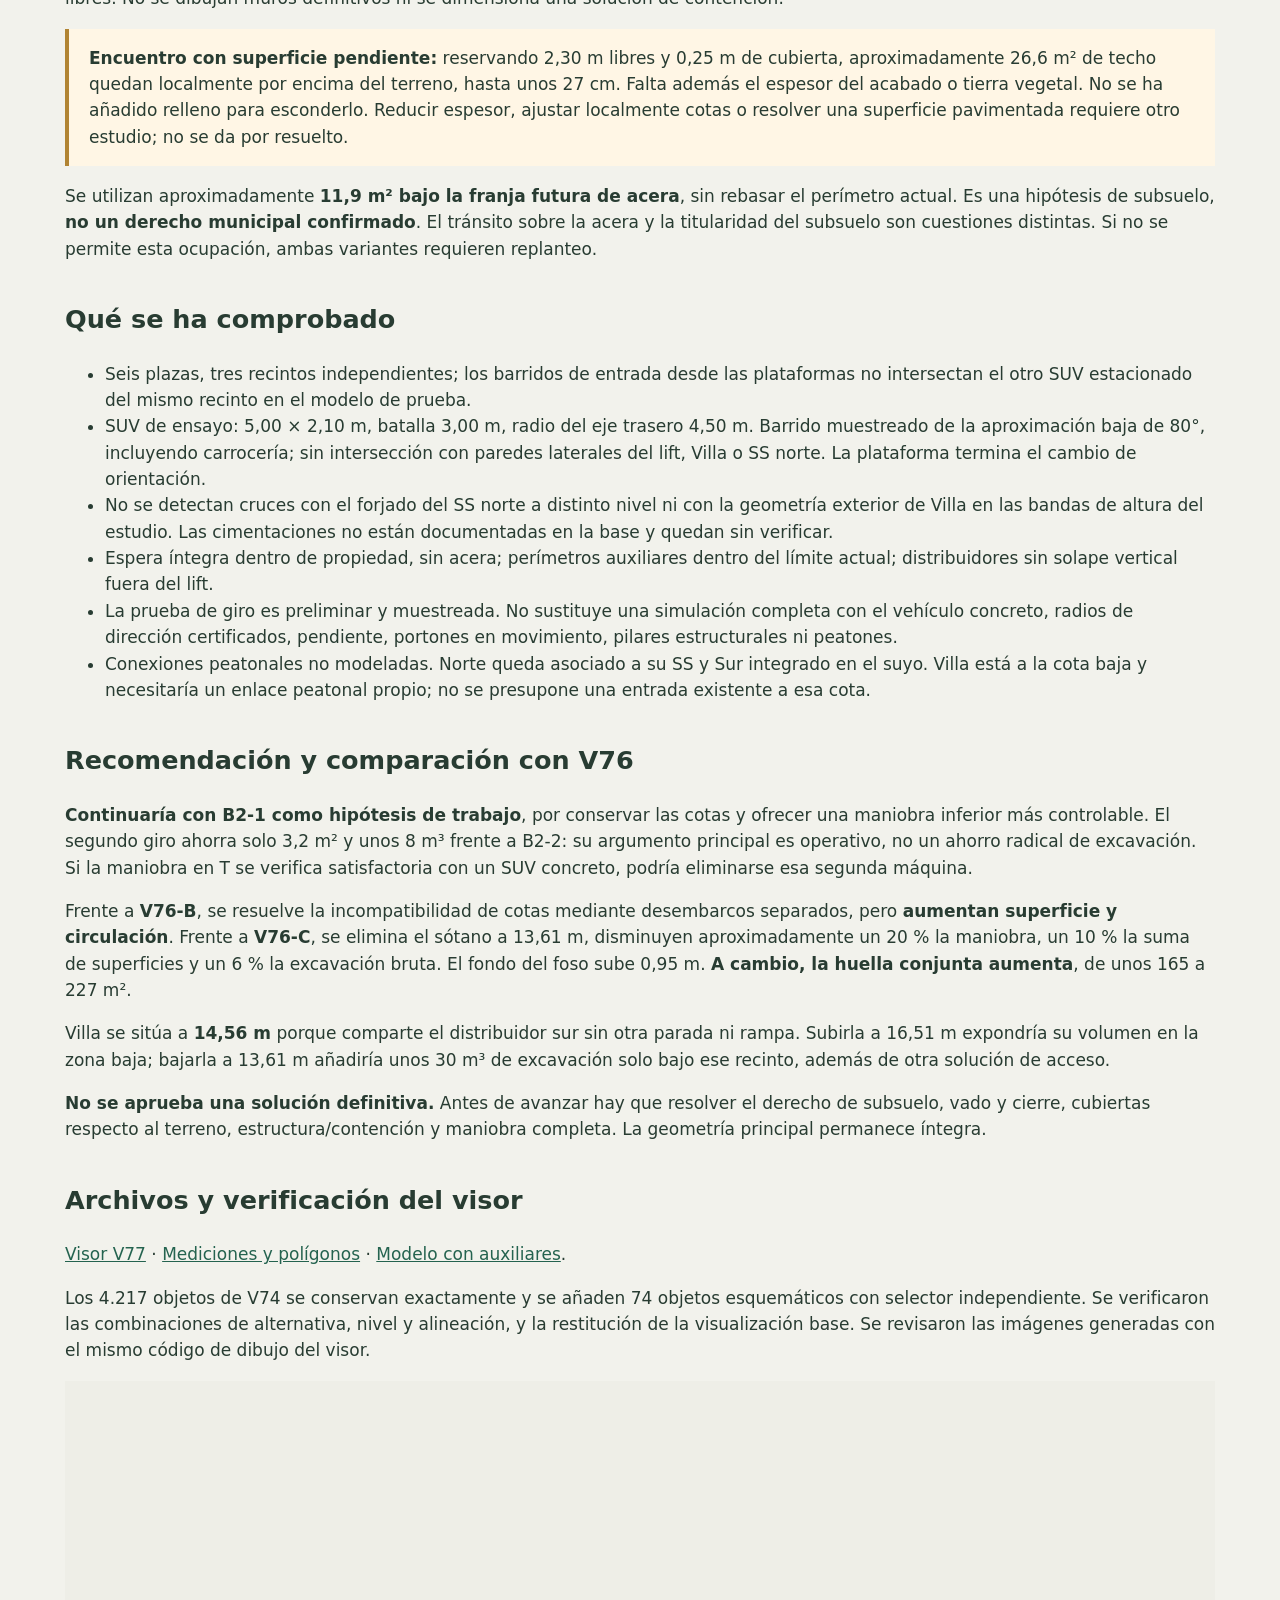
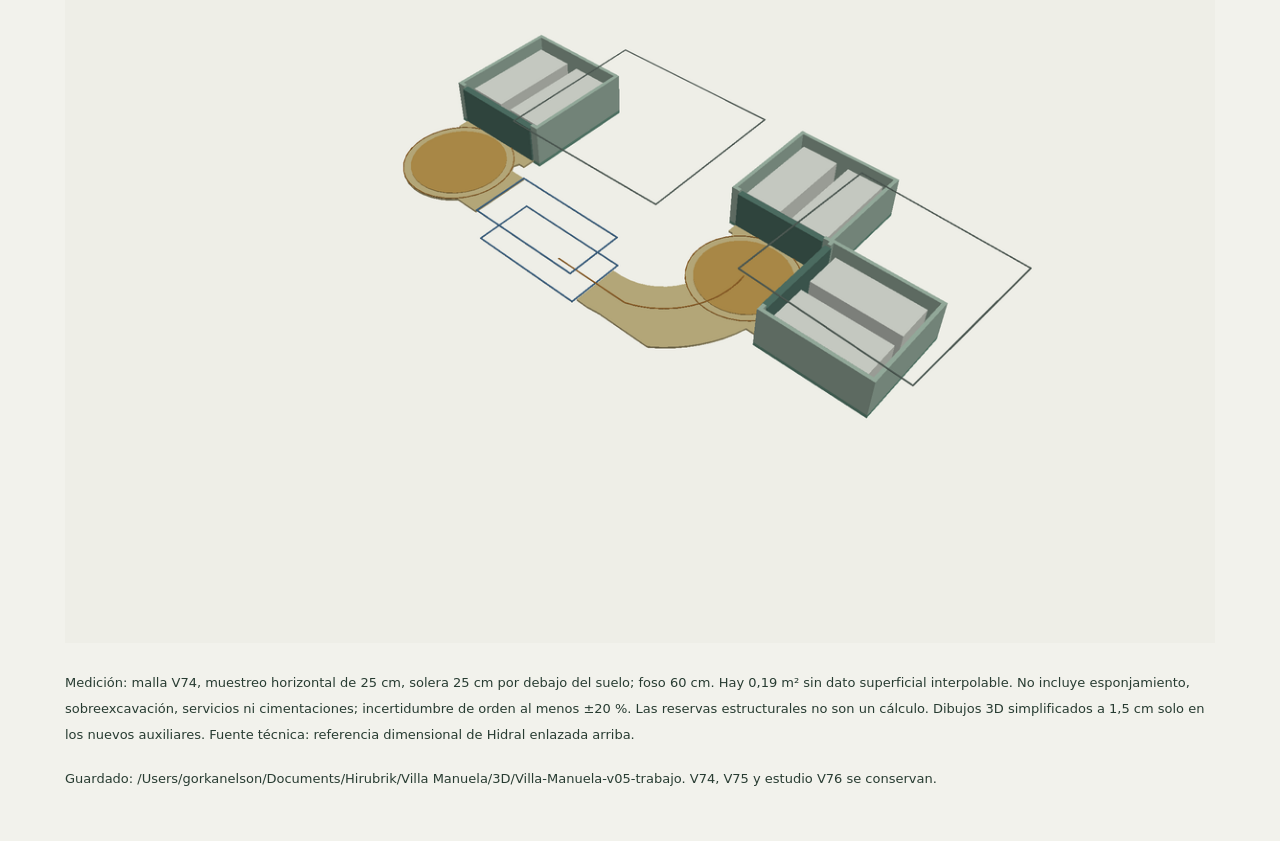
<file: garaje-v01/ESTUDIO_B2-v77.html>
<!doctype html><html lang="es"><meta charset="utf-8"><meta name="viewport" content="width=device-width,initial-scale=1"><title>B2 · Villa Manuela · V77</title>
<style>body{font:17px/1.55 system-ui,sans-serif;background:#f2f2ec;color:#283c32;margin:0}main{max-width:1150px;margin:auto;padding:34px 24px}h1{font-size:35px;line-height:1.15}h2{margin-top:38px}small{font-size:13px}.tag{font-size:12px;letter-spacing:2px}.card{padding:20px;background:#fff;border-radius:10px;margin:20px 0}.note{border-left:4px solid #b18433;background:#fff6e5;padding:16px 20px}table{width:100%;border-collapse:collapse;font-size:14px}th,td{text-align:left;border-bottom:1px solid #d8ddd7;padding:11px 9px}img{width:100%;height:auto}a{color:#24634f}nav{display:flex;gap:22px;flex-wrap:wrap}.scroll{overflow:auto}@media print{h2{break-before:page}img,table{break-inside:avoid}body{background:white}nav{display:none}}</style>
<main><p class="tag">VILLA MANUELA · B2 · ESTUDIO AUXILIAR V77 · 12/09/2026</p><h1>Garajes escalonados.<br>Dos desembarcos separados.</h1>
<p><b>Recomendación provisional: B2-1, con un giro por nivel.</b> Conserva el garaje norte a 16,51 m y agrupa Villa/Sur a 14,56 m. Separa los distribuidores hacia extremos opuestos del montacoches, evitando superponer plantas separadas solo 1,95 m.</p>
<div class="note">Es un estudio geométrico, <b>no una solución definitiva validada</b>. Quedan condicionados el subsuelo de la futura acera, el nuevo vado, la contención próxima a edificios y el encuentro de cubierta con terreno. No se han modificado las viviendas, la topografía ni los muros existentes.</div>
<nav><a href="Villa-Manuela-BASE_IMPLANTACION_REFORMADA-v77.html">Abrir visor V77</a><a href="#comparacion">Comparar</a><a href="#lift">Montacoches</a><a href="#B21">B2-1</a><a href="#B22">B2-2</a><a href="#comprobaciones">Comprobaciones</a></nav>
<p>El visor abre <b>sin propuesta</b>. En “B2 · ESTUDIO” se elige la alternativa; “INSPECCIÓN” permite ver el nivel 16,51, el 14,56 o ambos sin el terreno que los oculta. Estos controles cambian únicamente la visualización. Las dos viviendas nuevas y la variante de acera originales se conservan.</p>
<h2 id="comparacion">Dos variantes dentro de la misma estrategia</h2><div class="scroll"><table><thead><tr><th>Variante</th><th>Garajes útiles m²</th><th>Maniobra total m²</th><th>Suma de niveles m²</th><th>Huella conjunta m²</th><th>Excavación bruta m³</th></tr></thead><tbody><tr><td>B2-1</td><td>96,9</td><td>82,7</td><td>254,0</td><td>227,1</td><td>≈ 680</td></tr><tr><td>B2-2</td><td>96,9</td><td>86,0</td><td>256,8</td><td>229,8</td><td>≈ 690</td></tr></tbody></table></div>
<p><small>Suma de niveles: recintos + maniobra + hueco de lift por nivel + reserva perimetral indicativa de 25 cm. Huella: unión horizontal sin contar dos veces el hueco común. No son superficies normativas. Maniobra incluye las aproximaciones completas; excluye garajes, lift y espera superficial. La espera ocupa 15,12 m², superpuesta en planta al distribuidor alto.</small></p>
<table><thead><tr><th>Recinto privado (ambas variantes)</th><th>Dimensión útil</th><th>Superficie</th><th>Cota</th><th>Posición</th></tr></thead><tbody>
<tr><td>Vivienda norte · 2 SUV</td><td>5,80 × 5,60 m</td><td>32,48 m²</td><td>16,51 m</td><td>Al norte de la vivienda norte, asociado a su SS; portón oeste.</td></tr>
<tr><td>Villa Manuela · 2 SUV</td><td>5,70 × 5,60 m</td><td>31,92 m²</td><td>14,56 m</td><td>Al este del distribuidor bajo, junto al límite oriental; portón oeste.</td></tr>
<tr><td>Vivienda sur · 2 SUV</td><td>5,80 × 5,60 m</td><td>32,48 m²</td><td>14,56 m</td><td>Dentro de la huella de su SS; portón norte.</td></tr></tbody></table>
<p>Las plazas útiles tienen 2,80 m de anchura. Para el vehículo de 5,00 × 2,10 m quedan 0,35 m hacia cada pared y 0,70 m entre coches, y entre 0,35 y 0,40 m en cada extremo longitudinal. Se representan portones de 5,10 m sin pilar central. Son plazas convencionales con apertura parcial de puertas, <b>no garantía de apertura total simultánea ni plazas accesibles</b>. No se dimensionan aún pilares, vigas ni ventilación.</p>
<h2 id="lift">Montacoches y espera ajustada</h2>
<p>Se desplaza <b>0,65 m hacia el norte respecto a V76</b>. Hueco exterior de estudio: 3,30 × 6,60 m, X = −5,05…1,55; Y = −14,35…−11,05. Plataforma reservada: 2,70 × 5,80 m; requiere selección de equipo y confirmación de holguras.</p>
<ul><li><b>Espera: 2,80 × 5,40 m = 15,12 m²</b>, un 24 % menos que V76. Queda íntegramente detrás de la alineación futura, a aproximadamente 0,13 m de ella. No se contabiliza ninguna superficie de acera como espera.</li>
<li>La acera se cruza mediante un vado. La entrada directa propuesta no coincide plenamente con el portón actual: <b>necesitaría ajustar el hueco del cerramiento en una fase posterior</b>. El muro y las puertas existentes permanecen intactos en V77; no se ha comprobado aún el giro desde cada sentido de la carretera.</li>
<li>Paradas: <b>19,30 → 16,51 → 14,56 m</b>. Dos desembarcos inferiores: el alto al norte, el bajo al sur. El equipo requiere puertas opuestas con selección por parada.</li>
<li>Recorrido vertical máximo: <b>4,74 m</b>. Foso reservado: 0,60 m, fondo a <b>13,96 m</b>. Reserva superior: 2,70 m, hasta 22,00 m; el volumen del montacoches sobresale del terreno y no está arquitectónicamente resuelto.</li>
<li>Separaciones del hueco: <b>0,52 m a la proyección de Villa</b> y <b>0,59 m a la vivienda norte</b>. No equivalen a holguras de excavación ni verifican cimentaciones.</li></ul>
<p>Como referencia de escala, <a href="https://www.hidral.fr/monte-voiture/elevateur-monte-voiture-ech/">Hidral ECH</a> declara 2–3 niveles y hasta 7 m de recorrido; esto no valida el equipo concreto, las puertas ni las dimensiones reservadas aquí.</p>
<img src="ESTUDIO_B2-v77-secciones.png" alt="Sección del montacoches y corte por las viviendas y garajes">
<p>Los distribuidores están <b>desplazados horizontalmente</b>, no apilados. Con 1,95 m entre sus cotas no cabría un garaje debajo del otro. En este esquema no se intersectan sus envolventes auxiliares fuera del hueco común del lift.</p>
<h2 id="B21">B2-1 · Giro alto + giro bajo</h2><img src="ESTUDIO_B2-v77-B2-1.png" alt="Plantas B2-1 a las dos cotas">
<p><b>Plataformas:</b> discos Ø 5,00 m, con barrido libre reservado Ø 5,80 m. Alto: u = 13,00; X = 5,05, por delante del garaje norte. Bajo: u ≈ 17,90; X ≈ −10,14, entre el garaje Villa al este y el garaje sur al sur. Son <b>dos equipos</b>; una misma plataforma física no sirve niveles diferentes.</p>
<p><b>Recorridos:</b> para Norte se desciende a 16,51 y se retrocede aproximadamente 6,8 m desde el centro del lift hasta el giro alto, siempre en ámbito privado. La plataforma orienta el coche hacia su garaje. Para salir hacia la calle de frente, se orienta el coche al norte y se entra marcha atrás al lift. Esta solución no elimina esa inversión.</p>
<p>Para Villa y Sur se desciende a 14,56 y se sale hacia el sur, de frente. Una curva de 80° lleva al giro bajo; la plataforma completa la orientación hacia el portón elegido. El recorrido desde el centro del lift hasta el giro es del orden de 11 m, más unos 6 m hasta el centro de plaza. Al salir de la plaza se retrocede hasta el giro, que permite regresar al lift y a la carretera de frente. <b>La marcha atrás se concentra en garajes y en el acceso norte, no se elimina totalmente.</b></p>
<p>Maniobra alta: <b>31,0 m²</b>; baja: <b>51,7 m²</b>. Cada recinto es privado y cerrable, sin usar otro garaje como calle de acceso.</p>
<p><b>Ventajas:</b> mantiene las cotas de ambos SS, elimina el cruce del forjado norte de V76-B, evita el nivel 13,61 de V76-C y permite orientar el SUV sin maniobra de varios tiempos en el distribuidor bajo. <b>Inconvenientes:</b> dos máquinas, retroceso privado para Norte, ocupación de más parcela que V76-C y dependencia del subsuelo de la franja de acera.</p>
<h2 id="B22">B2-2 · Giro alto + distribuidor bajo en T</h2><img src="ESTUDIO_B2-v77-B2-2.png" alt="Plantas B2-2 con distribuidor inferior en T">
<p>Mismos garajes, cotas, lift y giro alto. Se elimina la plataforma inferior y se reserva una T de maniobra, ajustada entre ambos edificios nuevos.</p>
<p><b>Ventaja:</b> un equipo menos y menor mantenimiento. <b>Desventaja:</b> necesita maniobras de varios tiempos en la zona baja, especialmente para orientarse hacia el garaje sur. La trayectoria dibujada de llegada de 80° <b>solo queda completada por un giro mecánico en B2-1</b>; en B2-2 es una referencia de aproximación, no una circulación completa validada.</p>
<p>Maniobra alta: 31,0 m²; baja: 54,9 m². Eliminar el giro inferior aumenta la reserva de maniobra solo 3,2 m² en este esquema, pero no demuestra comodidad real del SUV. No se presenta como opción funcionalmente equivalente.</p>
<h2>Excavación, contención y jardín</h2>
<p>B2-1 supone aproximadamente <b>680 m³ brutos</b> hasta soleras/foso; B2-2 unos <b>690 m³</b>. Descontando idealmente el vaciado ya previsto para los dos SS, quedan aproximadamente 560 y 570 m³ adicionales. Son cantidades comparativas, no medición de obra. Profundidades del vaciado de aproximadamente 1,8–5,0 m; en el foso se alcanza 13,96 m.</p>
<p><b>Contenciones principales:</b> caja estrecha del lift próxima a Villa y vivienda norte; recinto alto bajo la zona de llegada; borde este del garaje Villa junto al límite; perímetro bajo y encuentro con SS sur. La escasa distancia a los edificios y al lindero impide asumir taludes libres. No se dibujan muros definitivos ni se dimensiona una solución de contención.</p>
<div class="note"><b>Encuentro con superficie pendiente:</b> reservando 2,30 m libres y 0,25 m de cubierta, aproximadamente 26,6 m² de techo quedan localmente por encima del terreno, hasta unos 27 cm. Falta además el espesor del acabado o tierra vegetal. No se ha añadido relleno para esconderlo. Reducir espesor, ajustar localmente cotas o resolver una superficie pavimentada requiere otro estudio; no se da por resuelto.</div>
<p>Se utilizan aproximadamente <b>11,9 m² bajo la franja futura de acera</b>, sin rebasar el perímetro actual. Es una hipótesis de subsuelo, <b>no un derecho municipal confirmado</b>. El tránsito sobre la acera y la titularidad del subsuelo son cuestiones distintas. Si no se permite esta ocupación, ambas variantes requieren replanteo.</p>
<h2 id="comprobaciones">Qué se ha comprobado</h2>
<ul><li>Seis plazas, tres recintos independientes; los barridos de entrada desde las plataformas no intersectan el otro SUV estacionado del mismo recinto en el modelo de prueba.</li>
<li>SUV de ensayo: 5,00 × 2,10 m, batalla 3,00 m, radio del eje trasero 4,50 m. Barrido muestreado de la aproximación baja de 80°, incluyendo carrocería; sin intersección con paredes laterales del lift, Villa o SS norte. La plataforma termina el cambio de orientación.</li>
<li>No se detectan cruces con el forjado del SS norte a distinto nivel ni con la geometría exterior de Villa en las bandas de altura del estudio. Las cimentaciones no están documentadas en la base y quedan sin verificar.</li>
<li>Espera íntegra dentro de propiedad, sin acera; perímetros auxiliares dentro del límite actual; distribuidores sin solape vertical fuera del lift.</li>
<li>La prueba de giro es preliminar y muestreada. No sustituye una simulación completa con el vehículo concreto, radios de dirección certificados, pendiente, portones en movimiento, pilares estructurales ni peatones.</li>
<li>Conexiones peatonales no modeladas. Norte queda asociado a su SS y Sur integrado en el suyo. Villa está a la cota baja y necesitaría un enlace peatonal propio; no se presupone una entrada existente a esa cota.</li></ul>
<h2>Recomendación y comparación con V76</h2>
<p><b>Continuaría con B2-1 como hipótesis de trabajo</b>, por conservar las cotas y ofrecer una maniobra inferior más controlable. El segundo giro ahorra solo 3,2 m² y unos 8 m³ frente a B2-2: su argumento principal es operativo, no un ahorro radical de excavación. Si la maniobra en T se verifica satisfactoria con un SUV concreto, podría eliminarse esa segunda máquina.</p>
<p>Frente a <b>V76-B</b>, se resuelve la incompatibilidad de cotas mediante desembarcos separados, pero <b>aumentan superficie y circulación</b>. Frente a <b>V76-C</b>, se elimina el sótano a 13,61 m, disminuyen aproximadamente un 20 % la maniobra, un 10 % la suma de superficies y un 6 % la excavación bruta. El fondo del foso sube 0,95 m. <b>A cambio, la huella conjunta aumenta</b>, de unos 165 a 227 m².</p>
<p>Villa se sitúa a <b>14,56 m</b> porque comparte el distribuidor sur sin otra parada ni rampa. Subirla a 16,51 m expondría su volumen en la zona baja; bajarla a 13,61 m añadiría unos 30 m³ de excavación solo bajo ese recinto, además de otra solución de acceso.</p>
<p><b>No se aprueba una solución definitiva.</b> Antes de avanzar hay que resolver el derecho de subsuelo, vado y cierre, cubiertas respecto al terreno, estructura/contención y maniobra completa. La geometría principal permanece íntegra.</p>
<h2>Archivos y verificación del visor</h2>
<p><a href="Villa-Manuela-BASE_IMPLANTACION_REFORMADA-v77.html">Visor V77</a> · <a href="ESTUDIO_B2-v77-mediciones.json">Mediciones y polígonos</a> · <a href="geometria-BASE_IMPLANTACION_REFORMADA-v77.json">Modelo con auxiliares</a>.</p>
<p>Los 4.217 objetos de V74 se conservan exactamente y se añaden 74 objetos esquemáticos con selector independiente. Se verificaron las combinaciones de alternativa, nivel y alineación, y la restitución de la visualización base. Se revisaron las imágenes generadas con el mismo código de dibujo del visor.</p>
<img src="auxiliar-b2-v77/trace-v77-all.png" alt="Comprobación 3D de ambos niveles auxiliares">
<p><small>Medición: malla V74, muestreo horizontal de 25 cm, solera 25 cm por debajo del suelo; foso 60 cm. Hay 0,19 m² sin dato superficial interpolable. No incluye esponjamiento, sobreexcavación, servicios ni cimentaciones; incertidumbre de orden al menos ±20 %. Las reservas estructurales no son un cálculo. Dibujos 3D simplificados a 1,5 cm solo en los nuevos auxiliares. Fuente técnica: referencia dimensional de Hidral enlazada arriba.</small></p>
<p><small>Guardado: /Users/gorkanelson/Documents/Hirubrik/Villa Manuela/3D/Villa-Manuela-v05-trabajo. V74, V75 y estudio V76 se conservan.</small></p></main></html>
</file>
<file: css/styles.css>
:root{--navy:#102a3b;--cream:#f8f5ef;--gold:#a47b43;--line:#ded7ca;--muted:#5d676c;--serif:Georgia,'Times New Roman',serif;--sans:Arial,Helvetica,sans-serif}*{box-sizing:border-box}[hidden]{display:none!important}html{scroll-behavior:smooth;scroll-padding-top:24px}body{margin:0;background:var(--cream);color:var(--navy);font:15px/1.7 var(--sans)}a{color:inherit;text-decoration:none}button{font:inherit;color:inherit;cursor:pointer}img{display:block;width:100%;height:100%;object-fit:cover}figure,p{margin:0}h1,h2,h3{font-family:var(--serif);font-weight:400;line-height:1.12;margin:0}h2{font-size:clamp(34px,3.4vw,52px);letter-spacing:-.035em}a:focus-visible,button:focus-visible{outline:3px solid #d2ac6a;outline-offset:5px}a[aria-disabled=true]{cursor:default}a[aria-disabled=true]:not(.button){opacity:.6}.skip{position:fixed;top:-100px;left:20px;z-index:30;background:white;padding:12px}.skip:focus{top:12px}.header{height:86px;position:absolute;top:0;left:0;width:100%;z-index:5;display:flex;align-items:center;justify-content:space-between;padding:0 6%;background:#102a3bbd;color:var(--cream);border-bottom:1px solid #ffffff20}.brand{font-family:var(--serif);font-size:26px;letter-spacing:.015em;line-height:1.2}.brand span{display:block;font:8px var(--sans);letter-spacing:.23em;margin-top:6px}.header nav{display:flex;gap:28px}.header nav a{font-size:10px;letter-spacing:.12em;padding:12px 0}.header nav a:hover{color:#dfbd87}.menu-toggle{display:none}.hero{height:calc(100svh - 125px);min-height:640px;max-height:980px;position:relative;background:var(--navy);color:var(--cream)}.hero-image{position:absolute;inset:0}.hero-image img{object-position:65% top}.hero-image:after{content:'';position:absolute;inset:0;background:linear-gradient(90deg,rgba(5,24,33,.85) 0%,rgba(5,24,33,.52) 33%,rgba(5,24,33,.08) 68%),linear-gradient(0deg,#061d2b45,transparent 40%)}.hero-content{position:absolute;left:6%;top:50%;transform:translateY(-40%);right:6%;z-index:1}.hero h1{font-size:clamp(72px,7vw,112px);line-height:.97;letter-spacing:-.04em;max-width:490px;margin-bottom:23px}.hero-location{font-family:var(--serif);font-size:21px;line-height:1.45;max-width:330px}.hero-location:after{content:'';display:block;width:42px;height:2px;background:#d0b17c;margin:22px 0}.hero-description{font-family:var(--serif);font-size:17px;line-height:1.7;max-width:345px}.desktop-break{display:none}.actions{display:flex;gap:14px;flex-wrap:wrap;margin-top:32px}.button{display:inline-flex;align-items:center;justify-content:center;gap:18px;min-height:49px;border:1px solid var(--gold);padding:15px 23px;font-size:9px;line-height:1.4;letter-spacing:.13em}.button-light{background:var(--gold);color:#fff;border-color:#bd955d}.button-outline{border-color:#ede7da9c;color:var(--cream);background:#0d233440}.button:hover{filter:brightness(1.1)}.button span{font-size:14px}.hero-scroll{position:absolute;right:6%;bottom:20px;font-size:25px;z-index:1}.facts{display:grid;grid-template-columns:repeat(4,1fr);padding:29px 6%;background:var(--navy);color:var(--cream);min-height:125px;gap:32px}.facts>div{padding-left:50px;position:relative;align-self:center}.facts>div:before{content:'◇';position:absolute;left:0;top:0;font-size:39px;line-height:1.2;color:#d2ac6a}.facts strong{font:30px/1.25 var(--serif);display:block}.facts small{font-size:20px}.facts span{font:13px var(--serif);display:block;margin-top:5px;color:#e4e8e8}.facts .fact-text{font-size:25px}.section{padding:75px max(6%,calc((100vw - 1360px)/2))}.eyebrow{font-size:9px;letter-spacing:.2em;font-weight:600;margin-bottom:22px;color:var(--gold);display:flex;align-items:center;gap:20px}.eyebrow:after{content:'';width:48px;height:1px;background:var(--gold)}.intro{display:grid;grid-template-columns:1fr 1fr;align-items:center;gap:8%;padding-top:60px;padding-bottom:60px}.intro-copy h2{font-size:clamp(34px,3.1vw,48px)}.intro-text{margin-top:25px;max-width:480px;font:16px/1.8 var(--serif);color:var(--muted)}.intro-text p+p{margin-top:12px}.intro-image{aspect-ratio:1/1;position:relative;max-height:530px;width:100%}.section-heading{display:flex;align-items:flex-end;justify-content:space-between;gap:20px;margin-bottom:30px}.section-heading .eyebrow{margin-bottom:15px}.section-note{font:13px/1.6 var(--serif);color:var(--muted)}#imagenes{padding-top:60px;padding-bottom:55px;border-top:1px solid var(--line)}.gallery{display:grid;grid-template-columns:repeat(3,minmax(0,1fr));gap:10px}.gallery-item{min-width:0}.gallery-button{display:block;width:100%;padding:0;border:0;position:relative;overflow:hidden;aspect-ratio:4/3;background:var(--navy)}.gallery-button img{transition:transform .5s}.gallery-button:hover img{transform:scale(1.04)}.image-caption{display:none}.media-label{position:absolute;z-index:2;right:12px;bottom:12px;padding:4px 8px;background:#102a3bbd;border:1px solid #ffffff35;color:#fff;font-size:9px;letter-spacing:.13em;line-height:1.5;pointer-events:none;font-family:var(--sans)}.hero-image .media-label{bottom:25px;right:6%;transform:translateY(-25px)}.videos-section{padding-top:40px;padding-bottom:75px}.video-grid{display:grid;grid-template-columns:repeat(3,minmax(0,1fr));gap:18px}.video-preview{position:relative;display:block;width:100%;border:0;padding:0;overflow:hidden;background:var(--navy)}.video-preview:after{content:'';position:absolute;inset:0;background:#091d2b20}.video-preview img{transition:transform .5s}.video-preview:hover img{transform:scale(1.035)}.play-symbol{position:absolute;left:50%;top:50%;transform:translate(-50%,-50%);border:2px solid #fff;color:#fff;border-radius:50%;width:51px;height:51px;display:grid;place-items:center;font-size:19px;line-height:1;padding-left:3px;z-index:1;background:#102a3b30}.video-meta{margin-top:14px;display:flex;align-items:center;justify-content:space-between;gap:12px}.video-meta h3{font:18px/1.35 var(--serif)}.video-duration{font-size:12px;color:var(--muted)}.video-actions{display:flex;gap:20px;align-items:center;margin-top:8px}.text-link{display:inline-flex;gap:14px;align-items:center;padding:6px 0;border-bottom:1px solid var(--gold);font-size:9px;letter-spacing:.12em;line-height:1.5}.light{color:var(--cream)}.video-actions button{border:0;border-bottom:1px solid var(--gold);padding:6px 0;background:none;font-size:9px;letter-spacing:.12em}.viewer{display:grid;grid-template-columns:1fr 1.1fr;align-items:center;gap:8%;padding:65px max(6%,calc((100vw - 1360px)/2));border-top:1px solid var(--line);border-bottom:1px solid var(--line);background:#f0ede6}.viewer-copy{grid-column:1;grid-row:1}.viewer-image{grid-column:2;grid-row:1;aspect-ratio:4/3;position:relative}.viewer-copy h2{max-width:400px}.viewer-copy p:not(.eyebrow){font:16px/1.75 var(--serif);color:var(--muted);max-width:410px;margin:25px 0}.availability{display:block;font-size:11px;color:var(--muted);margin-top:14px}.location{position:relative;min-height:490px;background:var(--navy);color:var(--cream);padding-top:70px;padding-bottom:70px;overflow:hidden}.location-image{position:absolute;inset:0}.location-image img{object-position:50% 47%}.location-image:after{content:'';position:absolute;inset:0;background:linear-gradient(90deg,#082131ed 0%,#082131a6 38%,#08213108 80%)}.location-copy{position:relative;z-index:1;max-width:720px}.location .eyebrow{color:#d2ac6a}.location-copy>p:not(.eyebrow){font:17px/1.7 var(--serif);max-width:350px;margin-top:24px}.location-facts{display:flex;gap:40px;margin-top:40px}.location-facts strong{display:block;font:22px var(--serif)}.location-facts span{display:block;font:13px var(--serif);margin-top:5px;color:#e2e8eb}.documentation{padding-top:70px;padding-bottom:70px}.download-row{display:grid;grid-template-columns:48px 1fr auto auto;gap:24px;align-items:center;padding:19px 0;border-top:1px solid var(--line)}.download-row:last-child{border-bottom:1px solid var(--line)}.file-type{font-size:10px;letter-spacing:.08em;color:var(--gold);border:1px solid #c0a884;width:37px;text-align:center;padding:8px 0}.file-name{font:20px var(--serif)}.file-size{font-size:11px;color:var(--muted)}.download-row .text-link{border:1px solid var(--gold);padding:10px 20px;color:#76572c}footer{display:flex;align-items:center;justify-content:space-between;gap:25px;padding:40px 6%;background:var(--navy);color:var(--cream)}footer p{font:13px var(--serif)}footer .text-link{color:var(--cream)}.load-status:empty{display:none}.load-status{padding:20px 6%;color:#7a3424}.lightbox,.video-dialog{border:0;background:var(--navy);color:var(--cream);padding:25px;max-width:none;width:100vw;height:100dvh;max-height:none;margin:0}.lightbox::backdrop,.video-dialog::backdrop{background:#102a3bee}.dialog-top{display:flex;align-items:center;justify-content:space-between;gap:20px}.dialog-top span{font-size:12px;letter-spacing:.14em}.close-dialog{background:none;color:var(--cream);border:1px solid #88979f;padding:10px 15px;font-size:11px;letter-spacing:.1em;min-height:44px}.lightbox-stage{height:calc(100% - 130px);display:grid;grid-template-columns:50px 1fr 50px;gap:20px;align-items:center;margin-top:20px}.lightbox-stage figure{height:100%;min-height:0;display:flex;flex-direction:column;align-items:center;justify-content:center}.lightbox-stage img{max-height:calc(100% - 40px);object-fit:contain}.lightbox-stage figcaption{font-size:12px;margin-top:14px}.arrow{background:none;border:1px solid #71818b;color:var(--cream);width:48px;height:48px;font-size:24px}.video-dialog{width:min(1000px,95vw);height:auto;max-height:95dvh;margin:auto}.video-dialog h3{font-size:22px}.video-dialog video{width:100%;max-height:70dvh;margin-top:25px}.pending-video{aspect-ratio:16/9;position:relative;display:grid;place-content:center;text-align:center;margin-top:25px;overflow:hidden}.pending-video img{position:absolute;inset:0;filter:brightness(.45)}.pending-video strong,.pending-video p{position:relative;z-index:1}.pending-video strong{font-size:30px;font-weight:400;letter-spacing:.1em}.pending-video p{font-size:13px}.media-error{display:grid;place-items:center;background:var(--navy);color:var(--cream);height:100%;font-size:22px}
@media(min-width:1600px){.hero-content{left:max(6%,calc((100vw - 1360px)/2));right:max(6%,calc((100vw - 1360px)/2))}.facts{padding-left:max(6%,calc((100vw - 1360px)/2));padding-right:max(6%,calc((100vw - 1360px)/2))}}
@media(max-width:1050px){.header nav{gap:18px}.brand{font-size:23px}.facts{gap:16px}.facts>div{padding-left:35px}.facts>div:before{font-size:29px}.facts strong{font-size:25px}.facts .fact-text{font-size:20px}.facts span{font-size:12px}.section{padding-left:6%;padding-right:6%}.intro{gap:5%}.intro-copy h2{font-size:36px}.intro-text{font-size:15px}.viewer{gap:5%}.video-meta h3{font-size:16px}.gallery{gap:8px}}
@media(max-width:700px){.header{height:76px}.brand{font-size:21px}.menu-toggle{display:flex;align-items:center;gap:12px;border:0;background:none;color:var(--cream);font-size:10px;letter-spacing:.12em;padding:12px 0}.menu-toggle span{font-size:22px}.header nav{display:none;position:absolute;top:76px;left:0;right:0;flex-direction:column;gap:3px;padding:18px 6% 25px;background:var(--navy)}.header nav.open{display:flex}.header nav a{padding:12px 0}.hero{height:calc(100svh - 76px);min-height:640px;max-height:840px}.hero-image img{object-position:66% center}.hero-image:after{background:linear-gradient(0deg,#082131ed 0%,#082131a6 42%,#08213110 85%)}.hero-content{top:auto;bottom:45px;transform:none;left:6%;right:6%}.hero h1{font-size:66px;margin-bottom:17px}.hero-location{font-size:19px;max-width:290px}.hero-location:after{margin:17px 0}.hero-description{font-size:15px;max-width:290px}.actions{gap:9px;margin-top:22px;max-width:350px}.button{font-size:8px;padding:13px 15px;gap:10px;min-height:44px}.actions .button:last-child{width:auto}.hero-scroll{display:none}.hero-image .media-label{top:90px;bottom:auto;right:15px;transform:none}.facts{grid-template-columns:1fr 1fr;padding:24px 6%;gap:24px 12px;min-height:150px}.facts strong{font-size:26px}.facts .fact-text{font-size:21px}.facts span{font-size:12px}.section{padding:48px 6%}.intro{grid-template-columns:1fr;gap:30px}.intro-copy h2,h2{font-size:36px}.intro-text{margin-top:22px}.intro-image{aspect-ratio:4/3;max-height:none}.eyebrow{font-size:8px;margin-bottom:18px}.section-heading{align-items:flex-start;gap:18px;margin-bottom:25px}.section-note{font-size:11px;max-width:125px}.section-note br{display:none}#imagenes{padding-top:45px;padding-bottom:30px}.gallery{grid-template-columns:repeat(2,minmax(0,1fr));gap:7px}.media-label{font-size:8px;right:7px;bottom:7px;padding:3px 5px;letter-spacing:.08em}.video-grid{grid-template-columns:1fr;gap:28px}.video-meta h3{font-size:20px}.videos-section{padding-top:35px}.play-symbol{width:49px;height:49px}.viewer{grid-template-columns:1fr;padding:45px 6%;gap:28px}.viewer-copy{grid-column:1;grid-row:1}.viewer-image{grid-column:1;grid-row:2}.viewer-copy h2{max-width:none}.viewer-copy p:not(.eyebrow){font-size:16px;margin:20px 0}.location{min-height:470px;padding:50px 6%}.location-image img{object-position:55% 50%}.location-image:after{background:linear-gradient(90deg,#082131de,#08213166)}.location-copy>p:not(.eyebrow){font-size:16px;max-width:250px}.location-facts{gap:20px;flex-wrap:wrap;margin-top:30px}.location-facts strong{font-size:20px}.location-facts span{font-size:12px}.location-image .media-label{bottom:15px;right:15px}.documentation .section-heading{flex-direction:column;gap:12px}.download-row{grid-template-columns:35px 1fr auto;gap:10px;padding:17px 0}.file-type{width:31px;font-size:8px;padding:7px 0}.file-name{font-size:17px;line-height:1.35}.file-size{grid-column:2}.file-size:empty{display:none}.download-row .text-link{grid-column:3;grid-row:1/3;font-size:8px;letter-spacing:.06em;padding:9px 10px;gap:4px}footer{padding:35px 6%;flex-wrap:wrap}footer .brand{flex-basis:100%}footer p{font-size:12px}.lightbox,.video-dialog{padding:15px}.lightbox-stage{grid-template-columns:40px 1fr 40px;gap:8px}.arrow{width:40px;height:44px}.close-dialog{padding:10px}.dialog-top span{font-size:10px}.video-dialog h3{font-size:17px}.pending-video strong{font-size:24px}}
@media(prefers-reduced-motion:reduce){html{scroll-behavior:auto}*,*:before,*:after{transition:none!important}}

/* Only the presentation entry has two distinct actions. */
.presentation-row .doc-actions{display:flex;flex-wrap:wrap;justify-content:flex-end;gap:10px;max-width:360px}
.download-row.presentation-row .presentation-primary{background:var(--gold);border-color:var(--gold);color:#fff}
@media(max-width:700px){.presentation-row{grid-template-columns:35px minmax(0,1fr)}.presentation-row .doc-actions{grid-column:2/-1;grid-row:3;justify-content:flex-start;max-width:none}.presentation-row .doc-actions .text-link{grid-column:auto;grid-row:auto}}
</file>
<file: latest/assets/viewer.css>
*{box-sizing:border-box}html,body{margin:0;height:100%;overflow:hidden}body{font:13px system-ui,sans-serif;color:#253b36;background:#eeeee8;display:grid;grid-template-rows:54px minmax(0,1fr) 30px;height:100vh;height:100dvh}button,select,input{font:inherit;accent-color:#365c50}button,select{color:inherit;border:1px solid #d5ddd7;border-radius:7px;background:#fff;cursor:pointer}button{min-height:32px;padding:6px 10px}button:hover{background:#e8efe9}button:focus-visible,select:focus-visible,input:focus-visible,a:focus-visible{outline:2px solid #487865;outline-offset:2px}button[aria-pressed=true]{background:#365c50;color:#fff;border-color:#365c50}button:disabled,option:disabled{color:#9aa29d;cursor:default}header{display:flex;align-items:center;justify-content:space-between;padding:0 20px;border-bottom:1px solid #d9dfd9;background:#fafbf8;gap:12px}.brand{display:flex;align-items:baseline;gap:12px}h1{font-size:15px;letter-spacing:1.8px;margin:0;font-weight:650}.sub,.version{font-size:11px;color:#76827c}.actions{display:flex;align-items:center;gap:7px}.icon{width:34px;padding:6px;font-size:19px;background:transparent;border-color:transparent}.icon svg{width:18px;height:18px;display:block;margin:auto;fill:none;stroke:currentColor;stroke-width:1.7}main{display:grid;grid-template-columns:minmax(0,1fr) 242px;min-height:0}.stage{position:relative;min-width:0;min-height:0}canvas{position:absolute;display:block;width:100%;height:100%;touch-action:none}aside{padding:15px 16px;background:#fafbf8;border-left:1px solid #d9dfd9;min-height:0;overflow:auto}section+section{margin-top:15px;padding-top:13px;border-top:1px solid #e2e6e1}h2{font-size:10px;letter-spacing:1.6px;color:#7b8880;margin:0 0 9px;font-weight:650}.field{display:grid;grid-template-columns:53px minmax(0,1fr);gap:6px;align-items:center;margin:6px 0}.field select,select{width:100%;height:32px;padding:4px 6px;min-width:0}.field label{font-size:12px}.chips{display:flex;gap:5px}.chips label{flex:1;text-align:center;position:relative;cursor:pointer}.chips input{position:absolute;opacity:0;width:100%;height:100%;inset:0;margin:0;cursor:pointer}.chips span{display:block;padding:7px 0;border:1px solid #d2dad4;border-radius:6px;font-size:11px;background:#fff}.chips input:checked+span{background:#e0ebe4;color:#244a3c;border-color:#97b4a3;font-weight:650}.chips input:focus-visible+span{outline:2px solid #487865;outline-offset:2px}.row{display:flex;align-items:center;justify-content:space-between;gap:6px}.row h2{margin-bottom:8px}.text-button{background:transparent;border:0;min-height:24px;padding:0 2px;font-size:11px;color:#577864}.isolate{margin-top:8px}.isolate select{font-size:11px;height:29px}.compact{display:flex;gap:10px;flex-wrap:wrap;font-size:11px}.compact label{display:flex;align-items:center;gap:3px;cursor:pointer}.compact input{margin:0;width:14px;height:14px}.variants label{display:block;font-size:11px;margin:8px 0 4px}.variants select{font-size:12px}.hint{font-size:10px;color:#829087;line-height:1.5;margin:8px 0 0}.navigation{position:absolute;bottom:20px;left:50%;transform:translateX(-50%);display:flex;gap:4px;padding:5px;background:#fafcf6dc;backdrop-filter:blur(14px);border:1px solid #ffffffcc;border-radius:12px;box-shadow:0 5px 24px #253a3620;white-space:nowrap;z-index:4}.navigation button{border-color:transparent;background:transparent;padding:7px 15px}.navigation button[aria-pressed=true]{background:#365c50}.navigation #walkExit{background:#e6ece5;color:#30483c}.temporary{position:absolute;right:15px;top:15px;z-index:3}.temporary>button{background:#fafbf8df;backdrop-filter:blur(10px);font-size:12px}.popover{margin-top:7px;width:230px;padding:14px;background:#fafbf8f5;border:1px solid #d3ddd4;border-radius:9px;box-shadow:0 6px 24px #20392d18}input[type=range]{width:100%}#separation{font-size:11px;margin-top:5px;color:#687b6f}footer{display:flex;align-items:center;justify-content:space-between;gap:14px;padding:0 15px;border-top:1px solid #d9dfd9;background:#fafbf8;font-size:10px;color:#748178;white-space:nowrap}footer a{color:#527363;text-decoration:none}footer .links{display:flex;gap:12px}#status{font-weight:500;color:#4b6457}#detail{overflow:hidden;text-overflow:ellipsis}#walkOverlay{position:absolute;top:15px;left:15px;max-width:calc(100% - 280px);padding:10px 12px;background:#fafbf8ed;border-radius:8px;z-index:3;font-size:11px;line-height:1.5}#walkOverlayExit{margin-top:6px;font-size:11px;min-height:27px}#walkMessage{position:absolute;left:16px;bottom:72px;max-width:420px;font-size:11px;line-height:1.5;background:#fafbf8db;border-radius:7px;padding:7px 10px;pointer-events:none}#walkMessage:empty{display:none}#doorReticle{position:absolute;top:50%;left:50%;transform:translate(-50%,-50%);color:white;text-shadow:0 0 3px #000;font-size:20px;pointer-events:none}#doorPrompt{position:absolute;bottom:115px;left:50%;transform:translateX(-50%);max-width:80%;padding:9px 14px;background:#233c32ed;color:white;border-radius:7px;font-size:12px;pointer-events:none;z-index:3}#error{position:absolute;top:25%;left:15%;right:15%;background:white;color:#913b30;padding:20px;border-radius:9px}#error:empty{display:none}[hidden]{display:none!important}#panelToggle{display:none}#helpPanel{position:absolute;left:15px;bottom:65px;max-width:320px;padding:15px;z-index:5;background:#fafbf8f5;border:1px solid #d3ddd4;border-radius:9px;font-size:12px;line-height:1.65}#view:focus{outline:0}@media(max-height:730px){aside{padding:10px 13px}section+section{margin-top:10px;padding-top:9px}h2{margin-bottom:6px}.variants label{margin-top:5px}.hint{margin-top:5px}.field{margin:4px 0}}@media(max-width:900px){main{grid-template-columns:minmax(0,1fr) 224px}.brand .sub{display:none}.navigation button{padding:7px 11px}#detail{display:none}}@media(max-width:650px){body{grid-template-rows:48px minmax(0,1fr) 28px}header{padding:0 10px}h1{font-size:13px}.version{display:none}main{display:block;position:relative}.stage{height:100%}aside{position:absolute;right:0;top:0;bottom:0;width:224px;z-index:6;box-shadow:-10px 0 25px #24382f15}aside[data-closed=true]{display:none}#panelToggle{display:block}.navigation{bottom:14px}.temporary{right:10px;top:10px}#walkOverlay{max-width:calc(100% - 30px);top:60px}#walkMessage{max-width:calc(100% - 32px)}footer .links a:first-child{display:none}}@media(pointer:coarse){.navigation button{min-height:40px}.chips span{padding:10px 0}button.icon{min-width:40px;min-height:40px}}
#villaState{height:30px;font-size:12px}section+section{margin-top:11px;padding-top:10px}.variants summary{font-size:10px;letter-spacing:1.2px;font-weight:650;color:#7b8880;cursor:pointer;padding:4px 0}.future-grid{display:grid;grid-template-columns:1fr 1fr;gap:3px 8px}.future-grid select{height:30px;font-size:11px}.future-grid label{font-size:10px;margin:7px 0 3px}#viewportStage[data-clean="true"] > :not(canvas){visibility:hidden!important;pointer-events:none!important}#cleanCapture{font-size:11px;white-space:nowrap}@media(max-width:650px){#cleanCapture{font-size:10px;padding:5px}}
#imageArea{min-width:0;min-height:0;overflow:hidden;display:grid;place-items:center;background:#232926}#viewportStage{flex:none;overflow:hidden}#imageOrientation{font-size:11px;white-space:nowrap}@media(max-width:650px){#imageArea{width:100%;height:100%}#imageOrientation{font-size:10px;padding:5px}header .brand{display:none}}
.selector{display:flex;gap:5px}.selector button{flex:1;font-size:11px;padding:6px}.selector button[aria-pressed=true]{background:#365c50;color:white}.capture-controls{display:flex;gap:5px;flex-wrap:wrap}.capture-controls button,#imageOrientation{font-size:11px;margin-top:5px}.separation-controls{margin-top:8px}.separation-slider{padding:8px 0}aside h2{font-size:10px}main{grid-template-columns:minmax(0,1fr) 260px}
</file>
<file: css/visor-page.css>
.viewer-page .header{position:relative;background:var(--navy);height:80px}.viewer-page .header nav a[aria-current=page]{color:#dfbd87;border-bottom:1px solid #dfbd87}.viewer-intro{display:grid;grid-template-columns:.65fr 1fr;align-items:center;gap:6%;padding:35px 4% 30px}.viewer-intro .eyebrow{margin-bottom:9px}.viewer-intro h1{font:46px/1.1 var(--serif);letter-spacing:-.035em}.viewer-intro-copy{max-width:700px;font:16px/1.6 var(--serif);color:var(--muted)}.viewer-hint{font:12px/1.6 var(--sans);margin-top:10px}.model-section{padding:0 16px 16px}.viewer-toolbar{display:flex;align-items:center;justify-content:space-between;gap:20px;padding:0 0 16px}.viewer-toolbar .button{background:transparent;color:var(--navy);padding:10px 17px;min-height:42px}.viewer-toolbar .text-link{margin-left:10px}.viewer-shell{position:relative;height:calc(100svh - 32px);min-height:680px;background:var(--navy);border:1px solid #bcb6aa;overflow:hidden}.viewer-shell iframe{display:block;border:0;width:100%;height:100%;background:#eef1f3}.viewer-shell:fullscreen,.viewer-shell.immersive{width:100vw;height:100dvh;min-height:0;border:0}.viewer-shell.immersive{position:fixed;inset:0;z-index:100}.exit-fullscreen{position:absolute;left:12px;bottom:38px;padding:9px 13px;color:var(--cream);background:#102a3be8;border:1px solid #c2a46e;font-size:9px;letter-spacing:.08em;z-index:2;min-height:40px}.fullscreen-status:empty{display:none}.fullscreen-status{font-size:12px;color:var(--muted);padding:8px 0}.viewer-page .skip{z-index:200}
@media(max-width:1050px){.viewer-intro{grid-template-columns:.7fr 1fr}.viewer-intro h1{font-size:40px}}
@media(max-width:700px){.viewer-page .header{height:76px}.viewer-intro{grid-template-columns:1fr;gap:18px;padding:28px 6%}.viewer-intro h1{font-size:38px}.viewer-intro-copy{font-size:15px}.viewer-hint{font-size:11px}.model-section{padding:0 6px 10px}.viewer-toolbar{gap:10px;padding:0 5px 13px;align-items:center}.viewer-toolbar .text-link{font-size:8px;letter-spacing:.07em;margin:0}.viewer-toolbar .button{font-size:8px;padding:10px;gap:6px}.viewer-shell{min-height:420px;height:calc((100vw - 12px) * .75 + 100px)}.exit-fullscreen{font-size:8px;left:8px;bottom:36px}}
</file>
<file: visor/motor/assets/viewer.css>
*{box-sizing:border-box}html,body{margin:0;height:100%;overflow:hidden}body{font:13px system-ui,sans-serif;color:#253b36;background:#eeeee8;display:grid;grid-template-rows:54px minmax(0,1fr) 30px;height:100vh;height:100dvh}button,select,input{font:inherit;accent-color:#365c50}button,select{color:inherit;border:1px solid #d5ddd7;border-radius:7px;background:#fff;cursor:pointer}button{min-height:32px;padding:6px 10px}button:hover{background:#e8efe9}button:focus-visible,select:focus-visible,input:focus-visible,a:focus-visible{outline:2px solid #487865;outline-offset:2px}button[aria-pressed=true]{background:#365c50;color:#fff;border-color:#365c50}button:disabled,option:disabled{color:#9aa29d;cursor:default}header{display:flex;align-items:center;justify-content:space-between;padding:0 20px;border-bottom:1px solid #d9dfd9;background:#fafbf8;gap:12px}.brand{display:flex;align-items:baseline;gap:12px}h1{font-size:15px;letter-spacing:1.8px;margin:0;font-weight:650}.sub,.version{font-size:11px;color:#76827c}.actions{display:flex;align-items:center;gap:7px}.icon{width:34px;padding:6px;font-size:19px;background:transparent;border-color:transparent}.icon svg{width:18px;height:18px;display:block;margin:auto;fill:none;stroke:currentColor;stroke-width:1.7}main{display:grid;grid-template-columns:minmax(0,1fr) 242px;min-height:0;min-width:0;overflow:hidden}.stage{position:relative;min-width:0;min-height:0}canvas{position:absolute;display:block;width:100%;height:100%;touch-action:none}aside{padding:15px 16px;background:#fafbf8;border-left:1px solid #d9dfd9;min-height:0;overflow:auto}section+section{margin-top:15px;padding-top:13px;border-top:1px solid #e2e6e1}h2{font-size:10px;letter-spacing:1.6px;color:#7b8880;margin:0 0 9px;font-weight:650}.field{display:grid;grid-template-columns:53px minmax(0,1fr);gap:6px;align-items:center;margin:6px 0}.field select,select{width:100%;height:32px;padding:4px 6px;min-width:0}.field label{font-size:12px}.chips{display:flex;gap:5px}.chips label{flex:1;text-align:center;position:relative;cursor:pointer}.chips input{position:absolute;opacity:0;width:100%;height:100%;inset:0;margin:0;cursor:pointer}.chips span{display:block;padding:7px 0;border:1px solid #d2dad4;border-radius:6px;font-size:11px;background:#fff}.chips input:checked+span{background:#e0ebe4;color:#244a3c;border-color:#97b4a3;font-weight:650}.chips input:focus-visible+span{outline:2px solid #487865;outline-offset:2px}.row{display:flex;align-items:center;justify-content:space-between;gap:6px}.row h2{margin-bottom:8px}.text-button{background:transparent;border:0;min-height:24px;padding:0 2px;font-size:11px;color:#577864}.isolate{margin-top:8px}.isolate select{font-size:11px;height:29px}.compact{display:flex;gap:10px;flex-wrap:wrap;font-size:11px}.compact label{display:flex;align-items:center;gap:3px;cursor:pointer}.compact input{margin:0;width:14px;height:14px}.variants label{display:block;font-size:11px;margin:8px 0 4px}.variants select{font-size:12px}.hint{font-size:10px;color:#829087;line-height:1.5;margin:8px 0 0}.navigation{position:absolute;bottom:20px;left:50%;transform:translateX(-50%);display:flex;gap:4px;padding:5px;background:#fafcf6dc;backdrop-filter:blur(14px);border:1px solid #ffffffcc;border-radius:12px;box-shadow:0 5px 24px #253a3620;white-space:nowrap;z-index:4}.navigation button{border-color:transparent;background:transparent;padding:7px 15px}.navigation button[aria-pressed=true]{background:#365c50}.navigation #walkExit{background:#e6ece5;color:#30483c}.temporary{position:absolute;right:15px;top:15px;z-index:3}.temporary>button{background:#fafbf8df;backdrop-filter:blur(10px);font-size:12px}.popover{margin-top:7px;width:230px;padding:14px;background:#fafbf8f5;border:1px solid #d3ddd4;border-radius:9px;box-shadow:0 6px 24px #20392d18}input[type=range]{width:100%}#separation{font-size:11px;margin-top:5px;color:#687b6f}footer{display:flex;align-items:center;justify-content:space-between;gap:14px;padding:0 15px;border-top:1px solid #d9dfd9;background:#fafbf8;font-size:10px;color:#748178;white-space:nowrap}footer a{color:#527363;text-decoration:none}footer .links{display:flex;gap:12px}#status{font-weight:500;color:#4b6457}#detail{overflow:hidden;text-overflow:ellipsis}#walkOverlay{position:absolute;top:15px;left:15px;max-width:calc(100% - 280px);padding:10px 12px;background:#fafbf8ed;border-radius:8px;z-index:3;font-size:11px;line-height:1.5}#walkOverlayExit{margin-top:6px;font-size:11px;min-height:27px}#walkMessage{position:absolute;left:16px;bottom:72px;max-width:420px;font-size:11px;line-height:1.5;background:#fafbf8db;border-radius:7px;padding:7px 10px;pointer-events:none}#walkMessage:empty{display:none}#doorReticle{position:absolute;top:50%;left:50%;transform:translate(-50%,-50%);color:white;text-shadow:0 0 3px #000;font-size:20px;pointer-events:none}#doorPrompt{position:absolute;bottom:115px;left:50%;transform:translateX(-50%);max-width:80%;padding:9px 14px;background:#233c32ed;color:white;border-radius:7px;font-size:12px;pointer-events:none;z-index:3}#error{position:absolute;top:25%;left:15%;right:15%;background:white;color:#913b30;padding:20px;border-radius:9px}#error:empty{display:none}[hidden]{display:none!important}#panelToggle{display:none}#helpPanel{position:absolute;left:15px;bottom:65px;max-width:320px;padding:15px;z-index:5;background:#fafbf8f5;border:1px solid #d3ddd4;border-radius:9px;font-size:12px;line-height:1.65}#view:focus{outline:0}@media(max-height:730px){aside{padding:10px 13px}section+section{margin-top:10px;padding-top:9px}h2{margin-bottom:6px}.variants label{margin-top:5px}.hint{margin-top:5px}.field{margin:4px 0}}@media(max-width:900px){main{grid-template-columns:minmax(0,1fr) 224px}.brand .sub{display:none}.navigation button{padding:7px 11px}#detail{display:none}}@media(max-width:650px){body{grid-template-rows:48px minmax(0,1fr) 28px}header{padding:0 10px}h1{font-size:13px}.version{display:none}main{display:block;position:relative}.stage{height:100%}aside{position:absolute;right:0;top:0;bottom:0;width:224px;z-index:6;box-shadow:-10px 0 25px #24382f15}aside[data-closed=true]{display:none}#panelToggle{display:block}.navigation{bottom:14px}.temporary{right:10px;top:10px}#walkOverlay{max-width:calc(100% - 30px);top:60px}#walkMessage{max-width:calc(100% - 32px)}footer .links a:first-child{display:none}}@media(pointer:coarse){.navigation button{min-height:40px}.chips span{padding:10px 0}button.icon{min-width:40px;min-height:40px}}
#villaState{height:30px;font-size:12px}section+section{margin-top:11px;padding-top:10px}.variants summary{font-size:10px;letter-spacing:1.2px;font-weight:650;color:#7b8880;cursor:pointer;padding:4px 0}.future-grid{display:grid;grid-template-columns:1fr 1fr;gap:3px 8px}.future-grid select{height:30px;font-size:11px}.future-grid label{font-size:10px;margin:7px 0 3px}#viewportStage[data-clean="true"] > :not(canvas){visibility:hidden!important;pointer-events:none!important}@media(max-width:650px){}
#imageArea{min-width:0;min-height:0;overflow:hidden;display:grid;place-items:center;background:#232926}#viewportStage{flex:none;overflow:hidden}@media(max-width:650px){#imageArea{width:100%;height:100%}header .brand{display:none}}

.selector{display:flex;gap:6px}.selector button{flex:1;min-width:0}.selector button[aria-pressed=true]{background:#365c50;color:white;border-color:#365c50}
</file>
